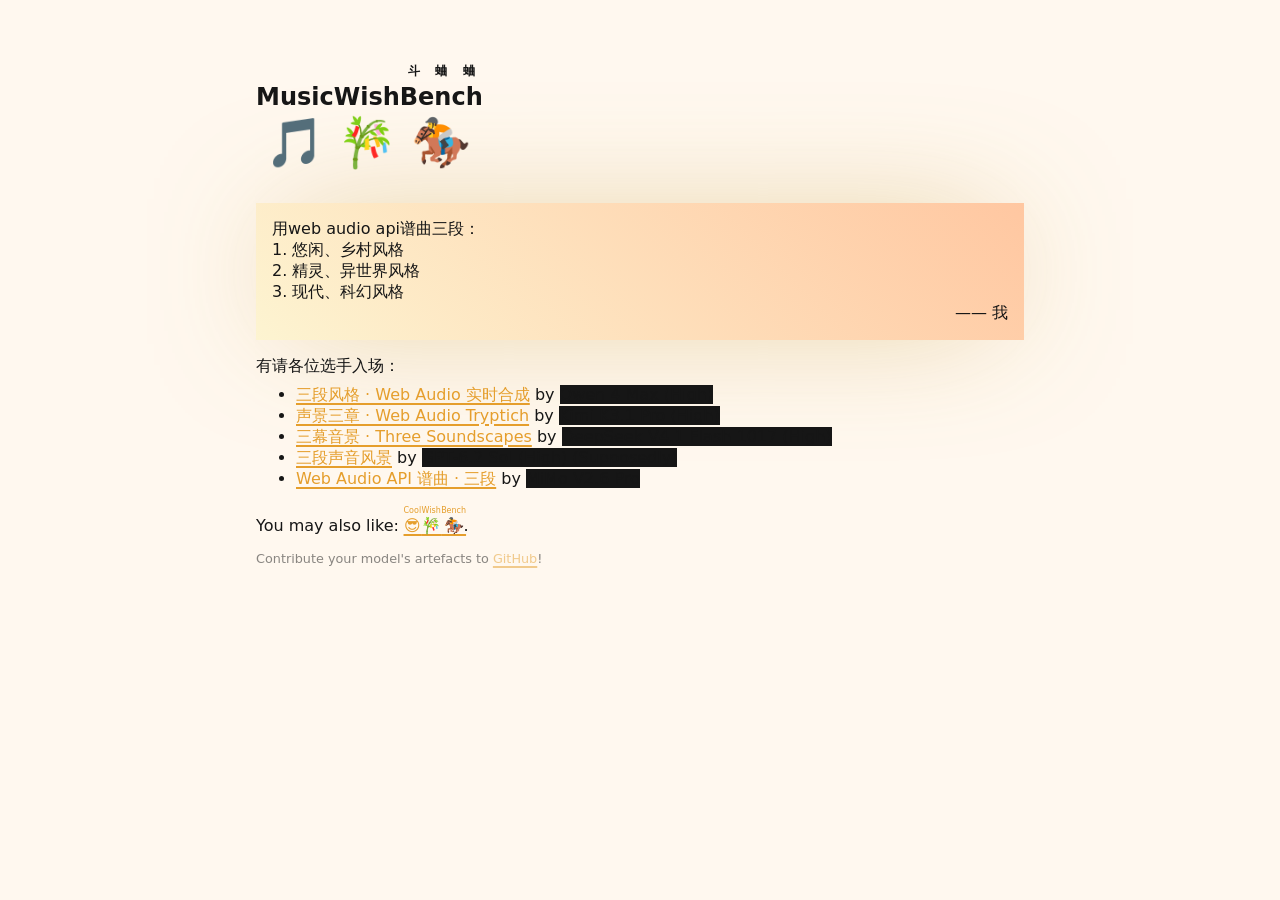
<file: index.html>
<html>
  <head>
    <meta charset="UTF-8" />
    <meta name="viewport" content="width=device-width, initial-scale=1.0" />
    <link rel="icon" href="./assets/favicon.png" />
    <title>This is true music</title>
  </head>
  <style>
    * {
      font-family: -apple-system, system-ui, sans-serif;
      box-sizing: border-box;
    }

    :root {
      --bg-color: #fff8ef;
      --text-color: #161616;
      color: var(--text-color);
      background-color: var(--bg-color);
    }

    body {
      width: 100%;
      margin: 0;
    }

    #app {
      padding: 24pt 12pt;
      margin: 0 auto;
      max-width: 800px;
    }

    a,
    a:visited {
      color: #e59e2c;
      text-underline-offset: 0.2em;
      text-decoration-thickness: 2px;
    }

    blockquote {
      margin: 0;
      padding: 1em;
      background: linear-gradient(
        45deg,
        rgb(253, 244, 209),
        rgb(255, 199, 161)
      );
      box-shadow: rgba(203, 166, 80, 0.686) 0em 0em 8em -2em;
    }

    .hover-to-reveal {
      background-color: currentColor;
      transition: background-color 150ms ease-out;
    }

    .hover-reveal-container:has(.hover-revealer:hover) > .hover-to-reveal,
    .hover-to-reveal:hover {
      background-color: transparent;
    }

    rt {
      margin-bottom: 0.4em;
    }

    h1 {
      font-size: 3em;
    }

    li {
      padding-left: 0;
    }
  </style>
  <script>
    const ENTRIES = [
      {
        title: "三段风格 · Web Audio 实时合成",
        model: "Qwen 4 Max (High)",
        href: "./qwen4/index.html",
      },
      {
        title: "声景三章 · Web Audio Tryptich",
        model: "Kimi K3.1 Pro (High)",
        href: "./kimi/index.html",
      },
      {
        title: "三幕音景 · Three Soundscapes",
        model: "DeepSeek V4.1 Flash 1017 (High)",
        href: "./dpsk/index.html",
      },
      {
        title: "三段声音风景",
        model: "GPT-6.2 Sol (High) (Supposedly)",
        href: "./62sol/index.html",
      },
      {
        title: "Web Audio API 谱曲 · 三段",
        model: "MiMo V2.6 Pro",
        href: "./mimo-2.6-pro/index.html",
      },
    ];
    document.addEventListener("DOMContentLoaded", () => {
      const ul = document.getElementById("list");
      for (const entry of ENTRIES) {
        const li = document.createElement("li");
        li.innerHTML = `
          <div class="hover-reveal-container">
            <a class="hover-revealer" href="${entry.href}">${entry.title}</a>
            by <span class="hover-to-reveal">${entry.model}</span>
          </div>
        `;
        ul.appendChild(li);
      }
    });
  </script>
  <body>
    <div id="app">
      <h1>
        <ruby
          >🎵<rt>Music</rt>🎋<rt>Wish</rt>🏇<rt
            ><ruby>Bench<rt>斗蛐蛐</rt></ruby></rt
          ></ruby
        >
      </h1>
      <blockquote>
        用web audio api谱曲三段：<br />
        1. 悠闲、乡村风格<br />
        2. 精灵、异世界风格<br />
        3. 现代、科幻风格
        <div style="text-align: end">—— 我</div>
      </blockquote>

      <p>有请各位选手入场：</p>
      <ul style="margin-top: -0.5em" id="list"></ul>

      <p>
        You may also like:
        <a href="https://cool.illusion.blog"
          ><ruby> 😎<rt>Cool</rt>🎋<rt>Wish</rt>🏇<rt>Bench</rt></ruby></a
        >.
      </p>

      <p style="font-size: 0.8em; opacity: 0.5">
        Contribute your model's artefacts to
        <a href="https://github.com/illusionaries/music-wish-bench/">GitHub</a>!
      </p>
    </div>
  </body>
</html>
</file>
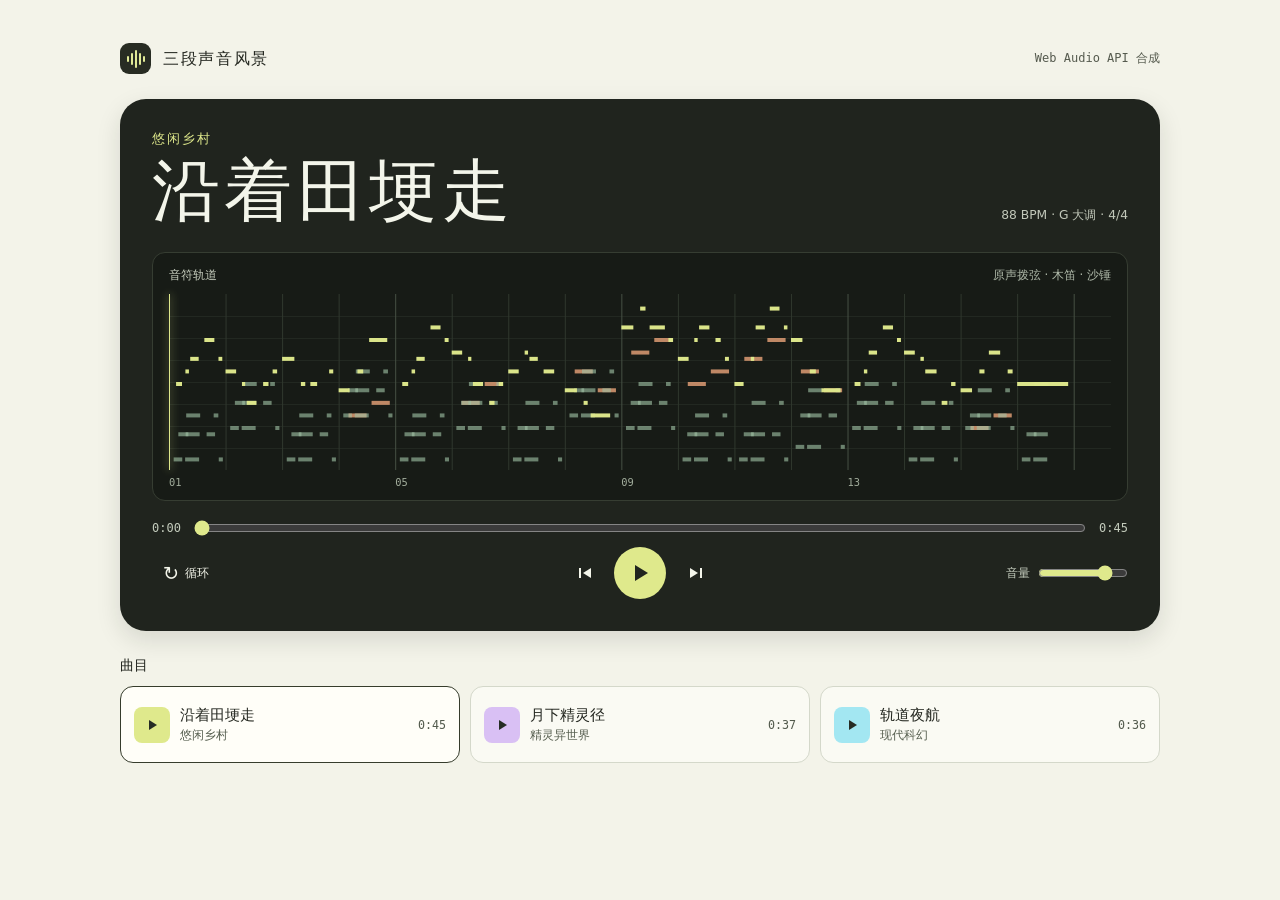
<file: 62sol/index.html>
<!doctype html>
<html lang="zh-CN">
<head>
  <meta charset="utf-8">
  <meta name="viewport" content="width=device-width, initial-scale=1">
  <title>三段声音风景</title>
  <link rel="stylesheet" href="style.css">
  <script src="scores.js" defer></script>
  <script src="synth.js" defer></script>
  <script src="player.js" defer></script>
</head>
<body>
  <main class="album">
    <header class="album-heading">
      <div class="album-title">
        <span class="sound-mark" aria-hidden="true"><i></i><i></i><i></i><i></i><i></i></span>
        <h1>三段声音风景</h1>
      </div>
      <span class="album-method">Web Audio API 合成</span>
    </header>

    <section class="player" aria-labelledby="piece-title">
      <header class="piece-heading">
        <div>
          <p id="piece-style" class="piece-style"></p>
          <h2 id="piece-title"></h2>
        </div>
        <p id="piece-meta" class="piece-meta"></p>
      </header>

      <div class="score">
        <div class="score-heading">
          <span>音符轨道</span>
          <span id="piece-instruments"></span>
        </div>
        <div class="piano-roll" aria-hidden="true">
          <canvas id="score"></canvas>
          <div id="playhead"></div>
          <div class="bar-labels"><span>01</span><span>05</span><span>09</span><span>13</span></div>
        </div>
      </div>

      <div class="transport">
        <div class="timeline">
          <span id="elapsed" class="time">0:00</span>
          <input id="seek" class="range seek" type="range" min="0" value="0" step="0.01" aria-label="播放进度">
          <span id="duration" class="time"></span>
        </div>
        <div class="controls">
          <button id="repeat" class="side-button" type="button" aria-pressed="false" aria-label="单曲循环" title="单曲循环">
            <span aria-hidden="true">↻</span><span>循环</span>
          </button>
          <div class="playback">
            <button id="previous" class="skip-button" type="button" aria-label="上一首" title="上一首"><span class="skip-icon back" aria-hidden="true"></span></button>
            <button id="play" type="button" aria-label="播放" title="播放"><span class="play-icon" aria-hidden="true"></span></button>
            <button id="next" class="skip-button" type="button" aria-label="下一首" title="下一首"><span class="skip-icon" aria-hidden="true"></span></button>
          </div>
          <label class="volume">音量 <input id="volume" class="range" type="range" min="0" max="1" value="0.8" step="0.01"></label>
        </div>
        <p id="status" role="status" hidden></p>
      </div>
    </section>

    <section class="track-section" aria-labelledby="tracks-title">
      <h2 id="tracks-title">曲目</h2>
      <div class="tracks" id="tracks"></div>
    </section>
  </main>
</body>
</html>
</file>
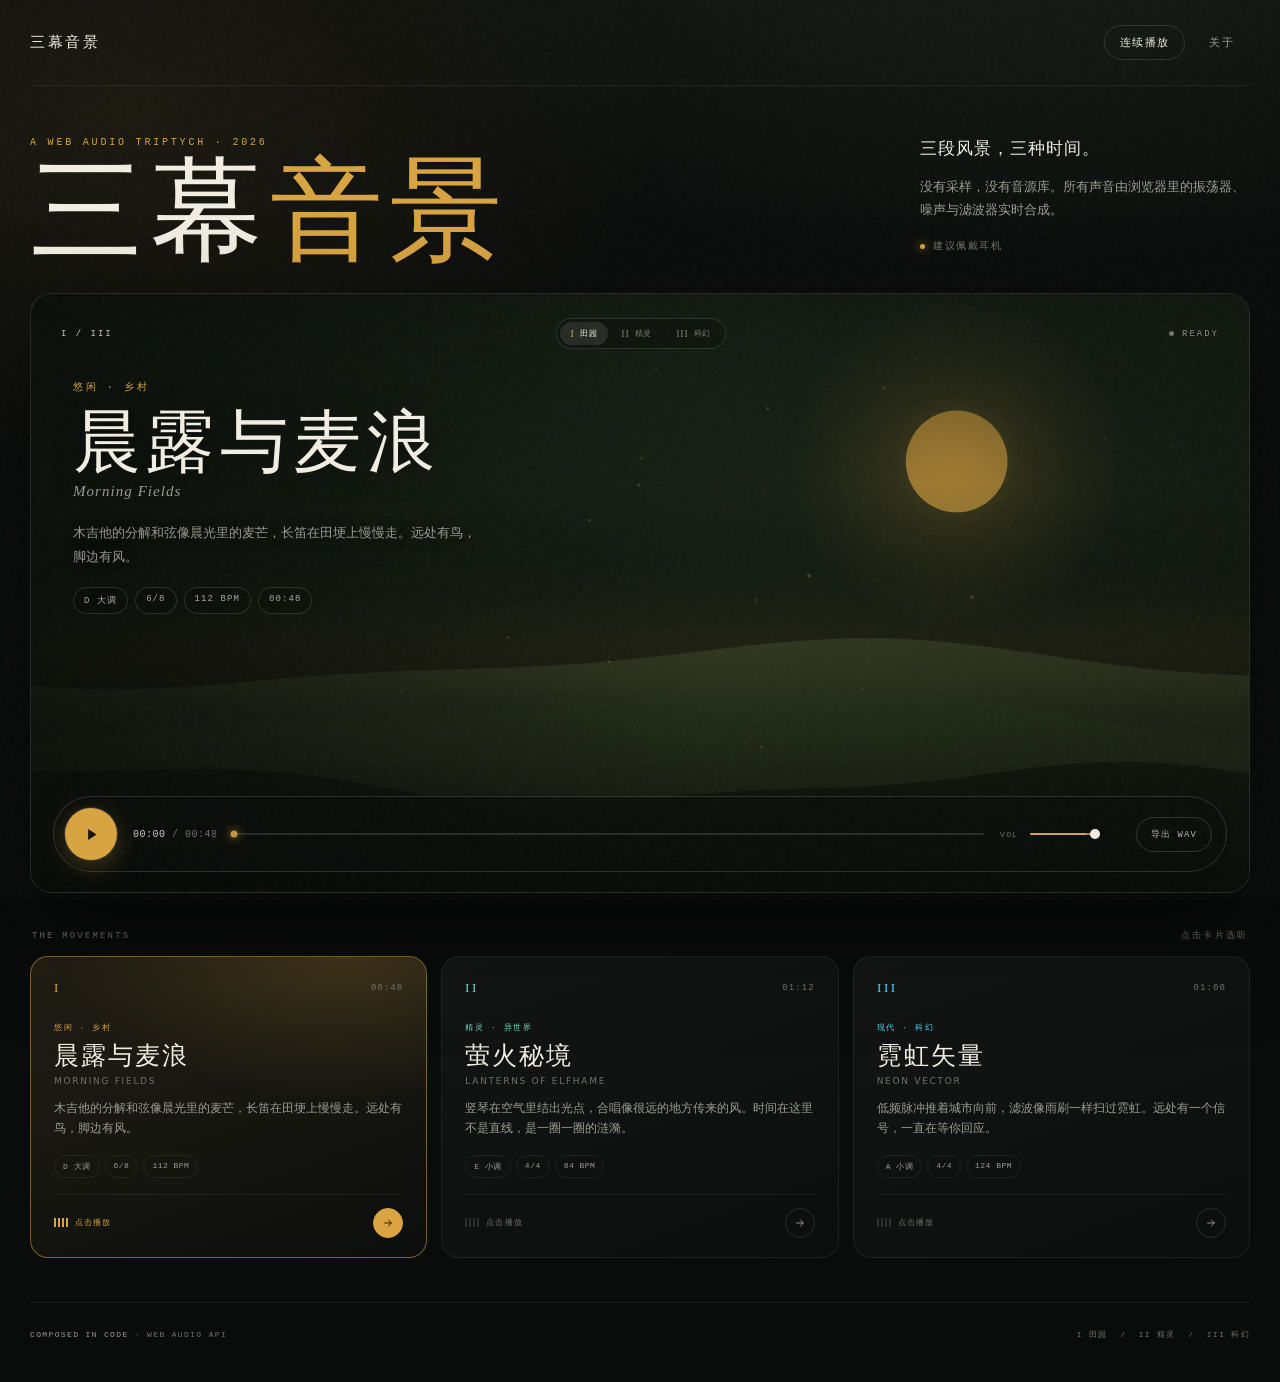
<file: dpsk/index.html>
<!doctype html>
<html lang="zh-CN">
<head>
<meta charset="utf-8">
<meta name="viewport" content="width=device-width, initial-scale=1, viewport-fit=cover">
<meta name="color-scheme" content="dark">
<link rel="icon" href="data:image/svg+xml,%3Csvg xmlns='http://www.w3.org/2000/svg' viewBox='0 0 64 64'%3E%3Crect width='64' height='64' rx='14' fill='%230a0c0b'/%3E%3Ccircle cx='32' cy='32' r='17' fill='none' stroke='%23d9a441' stroke-width='2'/%3E%3Cpath d='M26 22l14 10-14 10z' fill='%23d9a441'/%3E%3C/svg%3E">
<title>三幕音景 · Three Soundscapes</title>
<meta name="description" content="用 Web Audio API 实时合成的三段原创音乐：田园、精灵、科幻。">
<style>
  :root{
    --bg:#0a0c0b;
    --bg-soft:#111412;
    --ink:#f2eee3;
    --muted:#9c9d91;
    --muted-2:#71736a;
    --line:rgba(242,238,227,.13);
    --line-soft:rgba(242,238,227,.07);
    --accent:#d9a441;
    --accent-2:#6f8f5a;
    --card:rgba(255,255,255,.035);
    --serif:"Songti SC","STSong","Noto Serif SC","Source Han Serif SC",Georgia,"Times New Roman",serif;
    --sans:"Avenir Next","Inter","Helvetica Neue","PingFang SC","Hiragino Sans GB",system-ui,sans-serif;
    --mono:"SFMono-Regular","JetBrains Mono",Menlo,Consolas,monospace;
    --ease:cubic-bezier(.22,1,.36,1);
  }
  *{box-sizing:border-box}
  html{scroll-behavior:smooth}
  body{
    margin:0;
    min-height:100vh;
    background:
      radial-gradient(1200px 700px at 78% -12%, color-mix(in srgb, var(--accent-2) 16%, transparent), transparent 62%),
      radial-gradient(900px 600px at 10% 8%, color-mix(in srgb, var(--accent) 8%, transparent), transparent 60%),
      var(--bg);
    color:var(--ink);
    font-family:var(--sans);
    -webkit-font-smoothing:antialiased;
    text-rendering:optimizeLegibility;
    transition:background 1.2s var(--ease);
    overflow-x:hidden;
  }
  body::after{
    content:"";
    position:fixed;
    inset:0;
    z-index:120;
    pointer-events:none;
    opacity:.035;
    background-image:url("data:image/svg+xml,%3Csvg viewBox='0 0 180 180' xmlns='http://www.w3.org/2000/svg'%3E%3Cfilter id='n'%3E%3CfeTurbulence type='fractalNoise' baseFrequency='.92' numOctaves='3' stitchTiles='stitch'/%3E%3C/filter%3E%3Crect width='100%25' height='100%25' filter='url(%23n)'/%3E%3C/svg%3E");
  }
  ::selection{background:color-mix(in srgb,var(--accent) 40%,transparent);color:#fff}
  button{font:inherit;color:inherit}
  button:focus-visible,input:focus-visible,a:focus-visible{outline:2px solid var(--accent);outline-offset:3px}
  .page{width:min(1280px,100%);margin:0 auto;padding:0 30px}

  /* ---------------------------------------------------------------- header */
  .site-head{
    display:flex;align-items:center;justify-content:space-between;
    height:86px;border-bottom:1px solid var(--line-soft);
  }
  .brand{display:flex;align-items:center;gap:13px;text-decoration:none;color:var(--ink)}
  .brand-mark{
    width:29px;height:29px;border:1px solid var(--line);border-radius:50%;
    display:grid;place-items:center;color:var(--accent);font-size:13px;
    box-shadow:inset 0 0 18px color-mix(in srgb,var(--accent) 18%,transparent);
  }
  .brand b{font-family:var(--serif);font-weight:500;letter-spacing:.18em;font-size:15px}
  .brand span{font-size:9px;letter-spacing:.26em;color:var(--muted-2);text-transform:uppercase;display:none}
  .head-nav{display:flex;align-items:center;gap:8px}
  .head-nav button{
    background:none;border:1px solid transparent;border-radius:999px;
    padding:9px 15px;font-size:11px;letter-spacing:.12em;color:var(--muted);
    cursor:pointer;transition:.3s var(--ease);
  }
  .head-nav button:hover{color:var(--ink);border-color:var(--line);background:rgba(255,255,255,.02)}
  .head-nav .all-btn{color:var(--ink);border-color:var(--line)}
  .head-nav .all-btn.on{background:var(--accent);border-color:var(--accent);color:#15130d}

  /* ------------------------------------------------------------------ hero */
  .title-row{
    display:grid;grid-template-columns:1.35fr .65fr;gap:40px;align-items:end;
    padding:48px 0 32px;
  }
  .eyebrow{
    margin:0 0 14px;font-size:10px;letter-spacing:.28em;text-transform:uppercase;
    color:var(--accent);font-family:var(--mono);
  }
  h1{
    margin:0;font-family:var(--serif);font-weight:500;
    font-size:clamp(58px,8.8vw,116px);line-height:.88;letter-spacing:.06em;
  }
  h1 span{color:var(--accent);transition:color 1s var(--ease)}
  .intro-note{max-width:330px;justify-self:end;padding-bottom:8px}
  .intro-note p{margin:0 0 10px;font-size:13px;line-height:1.8;color:var(--muted)}
  .intro-note p:first-child{color:var(--ink);font-family:var(--serif);font-size:17px;letter-spacing:.06em}
  .legend{display:flex;align-items:center;gap:8px;font-size:10px;letter-spacing:.16em;color:var(--muted-2);margin-top:18px}
  .legend i{width:5px;height:5px;border-radius:50%;background:var(--accent);box-shadow:0 0 10px var(--accent)}

  /* ----------------------------------------------------------------- stage */
  .stage{
    position:relative;isolation:isolate;height:clamp(460px,54vw,600px);
    border:1px solid var(--line);border-radius:22px;overflow:hidden;
    background:linear-gradient(140deg,#0c100d,#080a09 60%);
    box-shadow:0 40px 100px rgba(0,0,0,.5), inset 0 1px rgba(255,255,255,.05);
    animation:rise 1.1s var(--ease) both;
  }
  #viz{position:absolute;inset:0;width:100%;height:100%;display:block}
  .stage::before{
    content:"";position:absolute;inset:0;z-index:1;pointer-events:none;
    background:
      linear-gradient(180deg,rgba(6,8,7,.34) 0%,rgba(6,8,7,0) 32%,rgba(6,8,7,.12) 56%,rgba(6,8,7,.78) 100%),
      linear-gradient(90deg,rgba(6,8,7,.6) 0%,rgba(6,8,7,.08) 55%,transparent 100%);
  }
  .stage-top{
    position:absolute;z-index:3;left:30px;right:30px;top:24px;
    display:flex;justify-content:space-between;align-items:center;
    font-family:var(--mono);font-size:9px;letter-spacing:.22em;color:rgba(242,238,227,.55);
  }
  .stage-count{color:rgba(242,238,227,.82)}
  .live-dot{display:flex;align-items:center;gap:8px}
  .stage-tabs{
    display:flex;gap:2px;padding:3px;border:1px solid rgba(255,255,255,.12);
    border-radius:999px;background:rgba(8,11,9,.32);backdrop-filter:blur(12px);
  }
  .stage-tabs button{
    border:0;background:none;border-radius:999px;padding:6px 11px;cursor:pointer;
    color:rgba(242,238,227,.5);font-family:var(--mono);font-size:8px;letter-spacing:.1em;
    display:flex;align-items:center;gap:5px;transition:.3s var(--ease);
  }
  .stage-tabs button b{font-family:var(--serif);font-size:10px;font-weight:400;color:rgba(242,238,227,.5)}
  .stage-tabs button:hover{color:var(--ink)}
  .stage-tabs button.on{background:rgba(255,255,255,.1);color:var(--ink)}
  .stage-tabs button.on b{color:var(--accent)}
  .live-dot i{width:5px;height:5px;border-radius:50%;background:var(--muted-2);transition:.4s}
  .live-dot.on i{background:var(--accent);box-shadow:0 0 12px var(--accent);animation:blink 2.4s infinite}
  .stage-copy{
    position:absolute;z-index:3;left:42px;top:86px;max-width:500px;
    pointer-events:none;
  }
  .stage-tag{
    margin:0 0 14px;font-size:10px;letter-spacing:.26em;text-transform:uppercase;
    color:var(--accent);font-family:var(--mono);
  }
  .stage-copy h2{
    margin:0;font-family:var(--serif);font-weight:500;
    font-size:clamp(40px,5.4vw,68px);line-height:1;letter-spacing:.08em;
    text-shadow:0 3px 30px rgba(0,0,0,.45);
  }
  .stage-en{
    margin:7px 0 0;font-family:var(--serif);font-style:italic;
    font-size:15px;letter-spacing:.07em;color:rgba(242,238,227,.62);
  }
  .stage-desc{
    margin:21px 0 0;max-width:410px;font-size:12.5px;line-height:1.9;
    color:rgba(242,238,227,.62);text-shadow:0 1px 12px rgba(0,0,0,.5);
  }
  .stage-chips{display:flex;gap:7px;flex-wrap:wrap;margin-top:18px}
  .stage-chips span{
    font-family:var(--mono);font-size:9px;letter-spacing:.12em;color:rgba(242,238,227,.68);
    border:1px solid rgba(255,255,255,.13);border-radius:999px;padding:6px 10px;
    background:rgba(0,0,0,.15);backdrop-filter:blur(6px);
  }

  /* ------------------------------------------------------------- transport */
  .transport{
    position:absolute;z-index:4;left:22px;right:22px;bottom:20px;
    display:flex;align-items:center;gap:16px;
    padding:11px 14px 11px 11px;border-radius:999px;
    border:1px solid rgba(255,255,255,.14);
    background:rgba(10,13,11,.55);
    backdrop-filter:blur(22px) saturate(1.2);
    box-shadow:0 12px 40px rgba(0,0,0,.3);
  }
  .play-round{
    flex:0 0 auto;width:52px;height:52px;border-radius:50%;border:0;
    background:var(--accent);color:#14140e;cursor:pointer;
    display:grid;place-items:center;transition:.3s var(--ease);
    box-shadow:0 0 0 1px rgba(255,255,255,.12),0 6px 24px color-mix(in srgb,var(--accent) 28%,transparent);
  }
  .play-round:hover{transform:scale(1.055);filter:brightness(1.06)}
  .play-round:active{transform:scale(.97)}
  .play-round svg{width:17px;height:17px;display:block}
  .time{font-family:var(--mono);font-size:10px;letter-spacing:.05em;color:rgba(242,238,227,.85);white-space:nowrap;min-width:84px}
  .time span{color:var(--muted-2)}
  .progress{
    position:relative;flex:1;height:28px;display:flex;align-items:center;cursor:default;
    min-width:80px;
  }
  .progress .rail{position:absolute;left:0;right:0;top:50%;height:2px;transform:translateY(-50%);background:rgba(255,255,255,.12);border-radius:2px;overflow:hidden}
  .progress .fill{position:absolute;left:0;top:0;bottom:0;width:0%;background:linear-gradient(90deg,var(--accent-2),var(--accent));border-radius:2px;transition:width .08s linear}
  .progress .dot{position:absolute;top:50%;left:0%;width:7px;height:7px;border-radius:50%;background:var(--accent);transform:translate(-50%,-50%);box-shadow:0 0 10px var(--accent);opacity:.9}
  .progress .marks{position:absolute;inset:0;display:flex;align-items:center;gap:2px;pointer-events:none;opacity:.35}
  .volume{display:flex;align-items:center;gap:9px;min-width:120px}
  .volume label{font-family:var(--mono);font-size:8px;letter-spacing:.18em;color:var(--muted-2);text-transform:uppercase}
  .volume input{
    -webkit-appearance:none;appearance:none;width:70px;height:2px;border-radius:2px;
    background:linear-gradient(90deg,var(--accent) var(--vol,80%),rgba(255,255,255,.16) var(--vol,80%));
    cursor:pointer;outline-offset:8px;
  }
  .volume input::-webkit-slider-thumb{-webkit-appearance:none;width:10px;height:10px;border-radius:50%;background:var(--ink);box-shadow:0 0 0 4px rgba(0,0,0,.2)}
  .volume input::-moz-range-thumb{width:10px;height:10px;border:0;border-radius:50%;background:var(--ink)}
  .export-btn{
    flex:0 0 auto;border:1px solid rgba(255,255,255,.16);background:transparent;border-radius:999px;
    padding:10px 14px;font-family:var(--mono);font-size:9px;letter-spacing:.12em;
    color:rgba(242,238,227,.76);cursor:pointer;transition:.3s var(--ease);white-space:nowrap;
  }
  .export-btn:hover{background:rgba(255,255,255,.08);color:var(--ink);border-color:rgba(255,255,255,.3)}

  /* ---------------------------------------------------------------- tracks */
  .section-head{
    display:flex;justify-content:space-between;align-items:baseline;
    margin:36px 0 14px;padding:0 2px;
    font-family:var(--mono);font-size:9px;letter-spacing:.24em;color:var(--muted-2);text-transform:uppercase;
  }
  .tracks{display:grid;grid-template-columns:repeat(3,1fr);gap:14px}
  .track{
    position:relative;overflow:hidden;cursor:pointer;
    display:flex;flex-direction:column;
    min-height:250px;padding:23px 23px 19px;
    border:1px solid var(--line-soft);border-radius:18px;
    background:linear-gradient(160deg,rgba(255,255,255,.045),rgba(255,255,255,.012));
    transition:border-color .5s var(--ease),transform .5s var(--ease),background .5s var(--ease),box-shadow .5s var(--ease);
    animation:rise .9s var(--ease) both;
  }
  .track:nth-child(2){animation-delay:.07s}
  .track:nth-child(3){animation-delay:.14s}
  .track::before{
    content:"";position:absolute;inset:0;pointer-events:none;opacity:0;
    background:radial-gradient(120% 80% at 80% 0%,color-mix(in srgb,var(--c1) 18%,transparent),transparent 60%);
    transition:opacity .6s var(--ease);
  }
  .track:hover{transform:translateY(-4px);border-color:color-mix(in srgb,var(--c1) 38%,var(--line));box-shadow:0 26px 60px rgba(0,0,0,.3)}
  .track:hover::before,.track.active::before{opacity:1}
  .track.active{border-color:color-mix(in srgb,var(--c1) 52%,transparent);background:linear-gradient(160deg,color-mix(in srgb,var(--c1) 9%,rgba(255,255,255,.02)),rgba(255,255,255,.012))}
  .track > *{position:relative;z-index:1}
  .track-top{display:flex;justify-content:space-between;align-items:center;margin-bottom:26px}
  .track-no{
    font-family:var(--serif);font-size:13px;letter-spacing:.2em;color:var(--c1);
  }
  .track-dur{font-family:var(--mono);font-size:9px;letter-spacing:.12em;color:var(--muted-2)}
  .track-tag{font-family:var(--mono);font-size:8px;letter-spacing:.2em;text-transform:uppercase;color:var(--c1);margin-bottom:9px}
  .track h3{margin:0;font-family:var(--serif);font-weight:500;font-size:25px;letter-spacing:.08em;line-height:1.15}
  .track h3 span{
    display:block;margin-top:5px;font-family:var(--sans);font-style:normal;
    font-size:9px;font-weight:400;letter-spacing:.19em;text-transform:uppercase;color:var(--muted-2);
  }
  .track p{
    margin:13px 0 16px;font-size:11.5px;line-height:1.7;color:var(--muted);
    display:-webkit-box;-webkit-line-clamp:2;-webkit-box-orient:vertical;overflow:hidden;
  }
  .track-chips{display:flex;flex-wrap:wrap;gap:5px;margin-top:auto}
  .track-chips span{
    font-family:var(--mono);font-size:8px;letter-spacing:.06em;color:var(--muted);
    border:1px solid var(--line-soft);border-radius:999px;padding:5px 8px;
  }
  .track-foot{display:flex;justify-content:space-between;align-items:center;margin-top:16px;padding-top:13px;border-top:1px solid var(--line-soft)}
  .track-cta{display:flex;align-items:center;gap:7px;font-family:var(--mono);font-size:8px;letter-spacing:.14em;color:var(--muted-2)}
  .track.active .track-cta{color:var(--c1)}
  .mini-eq{display:flex;align-items:flex-end;gap:2px;height:9px}
  .mini-eq i{display:block;width:2px;height:100%;background:currentColor;opacity:.3;transform-origin:bottom}
  .track.active .mini-eq i{opacity:1;animation:eq 1.1s ease-in-out infinite}
  .track.active .mini-eq i:nth-child(2){animation-delay:.18s}
  .track.active .mini-eq i:nth-child(3){animation-delay:.34s}
  .track.active .mini-eq i:nth-child(4){animation-delay:.08s}
  .track-go{
    width:30px;height:30px;border-radius:50%;border:1px solid var(--line);
    display:grid;place-items:center;color:var(--muted);transition:.35s var(--ease);
  }
  .track:hover .track-go,.track.active .track-go{background:var(--c1);border-color:var(--c1);color:#10130e}
  .track-go svg{width:10px;height:10px}

  /* ------------------------------------------------------------------ foot */
  .site-foot{
    display:flex;justify-content:space-between;align-items:center;gap:20px;
    margin-top:44px;padding:26px 0 42px;border-top:1px solid var(--line-soft);
    font-family:var(--mono);font-size:8px;letter-spacing:.17em;color:var(--muted-2);text-transform:uppercase;
  }
  .site-foot b{font-weight:400;color:var(--muted)}

  /* ----------------------------------------------------------------- modal */
  .modal{
    position:fixed;inset:0;z-index:110;display:grid;place-items:center;padding:24px;
    background:rgba(5,7,6,.72);backdrop-filter:blur(14px);
  }
  .modal[hidden]{display:none}
  .modal-card{
    position:relative;width:min(660px,100%);max-height:82vh;overflow:auto;
    border:1px solid var(--line);border-radius:20px;padding:38px;
    background:linear-gradient(155deg,#151915,#0d100e);
    box-shadow:0 40px 120px rgba(0,0,0,.6);
    animation:pop .45s var(--ease) both;
  }
  .modal-card h2{margin:0 0 14px;font-family:var(--serif);font-weight:500;font-size:30px;letter-spacing:.06em}
  .modal-card p{margin:0 0 14px;font-size:12.5px;line-height:1.9;color:var(--muted)}
  .modal-card .small{font-size:10px;color:var(--muted-2);line-height:1.8;margin-top:22px}
  .modal-close{
    position:absolute;right:18px;top:16px;width:34px;height:34px;border-radius:50%;
    border:1px solid var(--line);background:none;color:var(--muted);font-size:18px;cursor:pointer;
  }
  .modal-close:hover{color:var(--ink);background:rgba(255,255,255,.05)}
  .about-grid{display:grid;grid-template-columns:repeat(3,1fr);gap:10px;margin:22px 0 0}
  .about-grid div{border:1px solid var(--line-soft);border-radius:12px;padding:14px;background:rgba(255,255,255,.02)}
  .about-grid b{display:block;font-family:var(--serif);font-size:18px;color:var(--accent);font-weight:400;margin-bottom:6px}
  .about-grid span{display:block;font-size:10.5px;line-height:1.6;color:var(--muted)}

  /* --------------------------------------------------------------- loading */
  .loading{
    position:fixed;inset:0;z-index:115;display:grid;place-items:center;align-content:center;gap:18px;
    background:rgba(6,8,7,.8);backdrop-filter:blur(12px);text-align:center;
  }
  .loading[hidden]{display:none}
  .loader{width:44px;height:44px;border-radius:50%;border:1px solid rgba(255,255,255,.14);border-top-color:var(--accent);animation:spin 1s linear infinite}
  .loading p{margin:0;font-family:var(--serif);font-size:18px;letter-spacing:.1em}
  .loading small{font-family:var(--mono);font-size:9px;letter-spacing:.12em;color:var(--muted-2);max-width:320px;line-height:1.7}

  .toast{
    position:fixed;left:50%;bottom:28px;z-index:118;transform:translate(-50%,20px);
    padding:11px 18px;border-radius:999px;border:1px solid var(--line);
    background:rgba(18,22,18,.92);backdrop-filter:blur(16px);
    font-size:11px;letter-spacing:.08em;color:var(--ink);
    opacity:0;pointer-events:none;transition:.4s var(--ease);
  }
  .toast.show{opacity:1;transform:translate(-50%,0)}

  .sr-only{position:absolute;width:1px;height:1px;padding:0;margin:-1px;overflow:hidden;clip:rect(0,0,0,0);white-space:nowrap;border:0}

  @keyframes rise{from{opacity:0;transform:translateY(22px)}to{opacity:1;transform:none}}
  @keyframes pop{from{opacity:0;transform:scale(.97) translateY(10px)}to{opacity:1;transform:none}}
  @keyframes spin{to{transform:rotate(360deg)}}
  @keyframes blink{0%,100%{opacity:1}50%{opacity:.35}}
  @keyframes eq{0%,100%{transform:scaleY(.35)}50%{transform:scaleY(1)}}

  @media (max-width:960px){
    .title-row{grid-template-columns:1fr;gap:18px;padding:30px 0 22px}
    .intro-note{justify-self:start;max-width:440px}
    .tracks{grid-template-columns:1fr}
    .track{min-height:0}
    .stage{height:min(76vw,560px);min-height:470px}
    .volume{display:none}
  }
  @media (max-width:640px){
    .page{padding:0 18px}
    .site-head{height:70px}
    .brand span{display:none}
    .head-nav button{padding:8px 11px;font-size:10px}
    h1{font-size:clamp(52px,16vw,76px)}
    .stage{height:480px;border-radius:17px}
    .stage-top{left:20px;right:20px;top:18px}
    .stage-tabs{display:flex;padding:2px}
    .stage-tabs button{padding:5px 8px}
    .stage-tabs button span{display:none}
    .stage-tabs button b{font-size:10px}
    .stage-copy{left:22px;top:64px;max-width:calc(100% - 44px)}
    .stage-desc{font-size:11.5px;max-width:300px}
    .stage-chips{gap:5px}
    .transport{left:10px;right:10px;bottom:11px;gap:9px;padding:8px 9px 8px 8px}
    .play-round{width:44px;height:44px}
    .time{min-width:70px;font-size:9px}
    .export-btn{padding:9px 10px;font-size:8px}
    .export-btn .long{display:none}
    .section-head{margin-top:28px}
    .site-foot{flex-direction:column;align-items:flex-start;gap:8px;padding-bottom:28px}
    .about-grid{grid-template-columns:1fr}
    .modal-card{padding:28px 22px}
  }
  @media (prefers-reduced-motion:reduce){
    *,*::before,*::after{animation-duration:.01ms!important;animation-iteration-count:1!important;transition-duration:.01ms!important;scroll-behavior:auto!important}
  }
</style>
</head>
<body>
<div class="page">
  <header class="site-head">
    <a class="brand" href="#" aria-label="三幕音景 首页">
      <span class="brand-mark">◒</span>
      <b>三幕音景</b>
      <span>Three Soundscapes</span>
    </a>
    <nav class="head-nav" aria-label="页面操作">
      <button type="button" class="all-btn" id="allBtn">连续播放</button>
      <button type="button" id="aboutBtn">关于</button>
    </nav>
  </header>

  <main>
    <section class="title-row">
      <div>
        <p class="eyebrow">A Web Audio Triptych · 2026</p>
        <h1>三幕<span>音景</span></h1>
      </div>
      <div class="intro-note">
        <p>三段风景，三种时间。</p>
        <p>没有采样，没有音源库。所有声音由浏览器里的振荡器、噪声与滤波器实时合成。</p>
        <div class="legend"><i></i> 建议佩戴耳机</div>
      </div>
    </section>

    <section class="stage" id="stage" aria-label="音乐播放器">
      <canvas id="viz" aria-hidden="true"></canvas>

      <div class="stage-top">
        <span class="stage-count" id="stageCount">I / III</span>
        <div class="stage-tabs" id="stageTabs" role="tablist" aria-label="选择乐章">
          <button type="button" data-index="0" class="on" role="tab"><b>I</b><span>田园</span></button>
          <button type="button" data-index="1" role="tab"><b>II</b><span>精灵</span></button>
          <button type="button" data-index="2" role="tab"><b>III</b><span>科幻</span></button>
        </div>
        <span class="live-dot" id="liveDot"><i></i><span id="liveLabel">READY</span></span>
      </div>

      <div class="stage-copy">
        <p class="stage-tag" id="stageTag">悠闲 · 乡村</p>
        <h2 id="stageTitle">晨露与麦浪</h2>
        <p class="stage-en" id="stageEn">Morning Fields</p>
        <p class="stage-desc" id="stageDesc"></p>
        <div class="stage-chips" id="stageChips"></div>
      </div>

      <div class="transport">
        <button type="button" class="play-round" id="playBtn" aria-label="播放">
          <svg id="playIcon" viewBox="0 0 20 20" aria-hidden="true"><path d="M6 3.5 16 10 6 16.5Z" fill="currentColor"/></svg>
        </button>
        <div class="time" id="timeLabel">00:00 <span>/ 00:48</span></div>
        <div class="progress" role="progressbar" aria-label="播放进度" aria-valuemin="0" aria-valuemax="100" aria-valuenow="0">
          <div class="rail"><div class="fill" id="progressFill"></div></div>
          <div class="dot" id="progressDot"></div>
        </div>
        <div class="volume">
          <label for="volume">Vol</label>
          <input type="range" id="volume" min="0" max="100" value="80" aria-label="音量">
        </div>
        <button type="button" class="export-btn" id="exportBtn">导出 <span class="long">WAV</span></button>
      </div>
    </section>

    <div class="section-head"><span>The Movements</span><span>点击卡片选听</span></div>
    <section class="tracks" id="tracks" aria-label="三个乐章"></section>

    <footer class="site-foot">
      <span><b>Composed in code</b> · Web Audio API</span>
      <span>I 田园 &nbsp;/&nbsp; II 精灵 &nbsp;/&nbsp; III 科幻</span>
    </footer>
  </main>
</div>

<div class="modal" id="aboutModal" hidden>
  <div class="modal-card" role="dialog" aria-modal="true" aria-labelledby="aboutTitle">
    <button type="button" class="modal-close" id="closeAbout" aria-label="关闭">×</button>
    <p class="eyebrow">About this piece</p>
    <h2 id="aboutTitle">没有采样，只有声音的积木</h2>
    <p>这三段音乐全部由 Web Audio API 实时合成：加法合成的拨弦、FM 钟声、共振峰人声、滤波锯齿波、程序化卷积混响，以及一颗一颗搭起来的电子鼓。页面上没有加载任何音频文件。</p>
    <p>每段音乐都有自己的速度、调性、配器与效果链。切换乐章时，整个声音空间也会跟着换色。</p>
    <div class="about-grid">
      <div><b>I</b><span>D 大调 · 6/8 · 112 BPM<br>木吉他、长笛、低音提琴、鸟鸣</span></div>
      <div><b>II</b><span>E 小调 · 4/4 · 84 BPM<br>竖琴、钢片琴、合唱、风</span></div>
      <div><b>III</b><span>A 小调 · 4/4 · 124 BPM<br>模拟合成器、FM 主音、电子鼓</span></div>
    </div>
    <p class="small">播放时实时生成；点击「导出 WAV」会用 OfflineAudioContext 离线渲染当前乐章，渲染时间取决于电脑性能。所有声音均在本地生成，不上传任何数据。</p>
  </div>
</div>

<div class="loading" id="loading" hidden>
  <div class="loader" aria-hidden="true"></div>
  <p id="loadingText">正在合成…</p>
  <small id="loadingSub">首次播放会预先计算拨弦音色，请稍等。</small>
</div>

<div class="toast" id="toast" role="status" aria-live="polite"></div>
<div class="sr-only" id="announce" aria-live="polite"></div>

<script src="js/audio.js"></script>
<script src="js/score.js"></script>
<script src="js/app.js"></script>
</body>
</html>
</file>
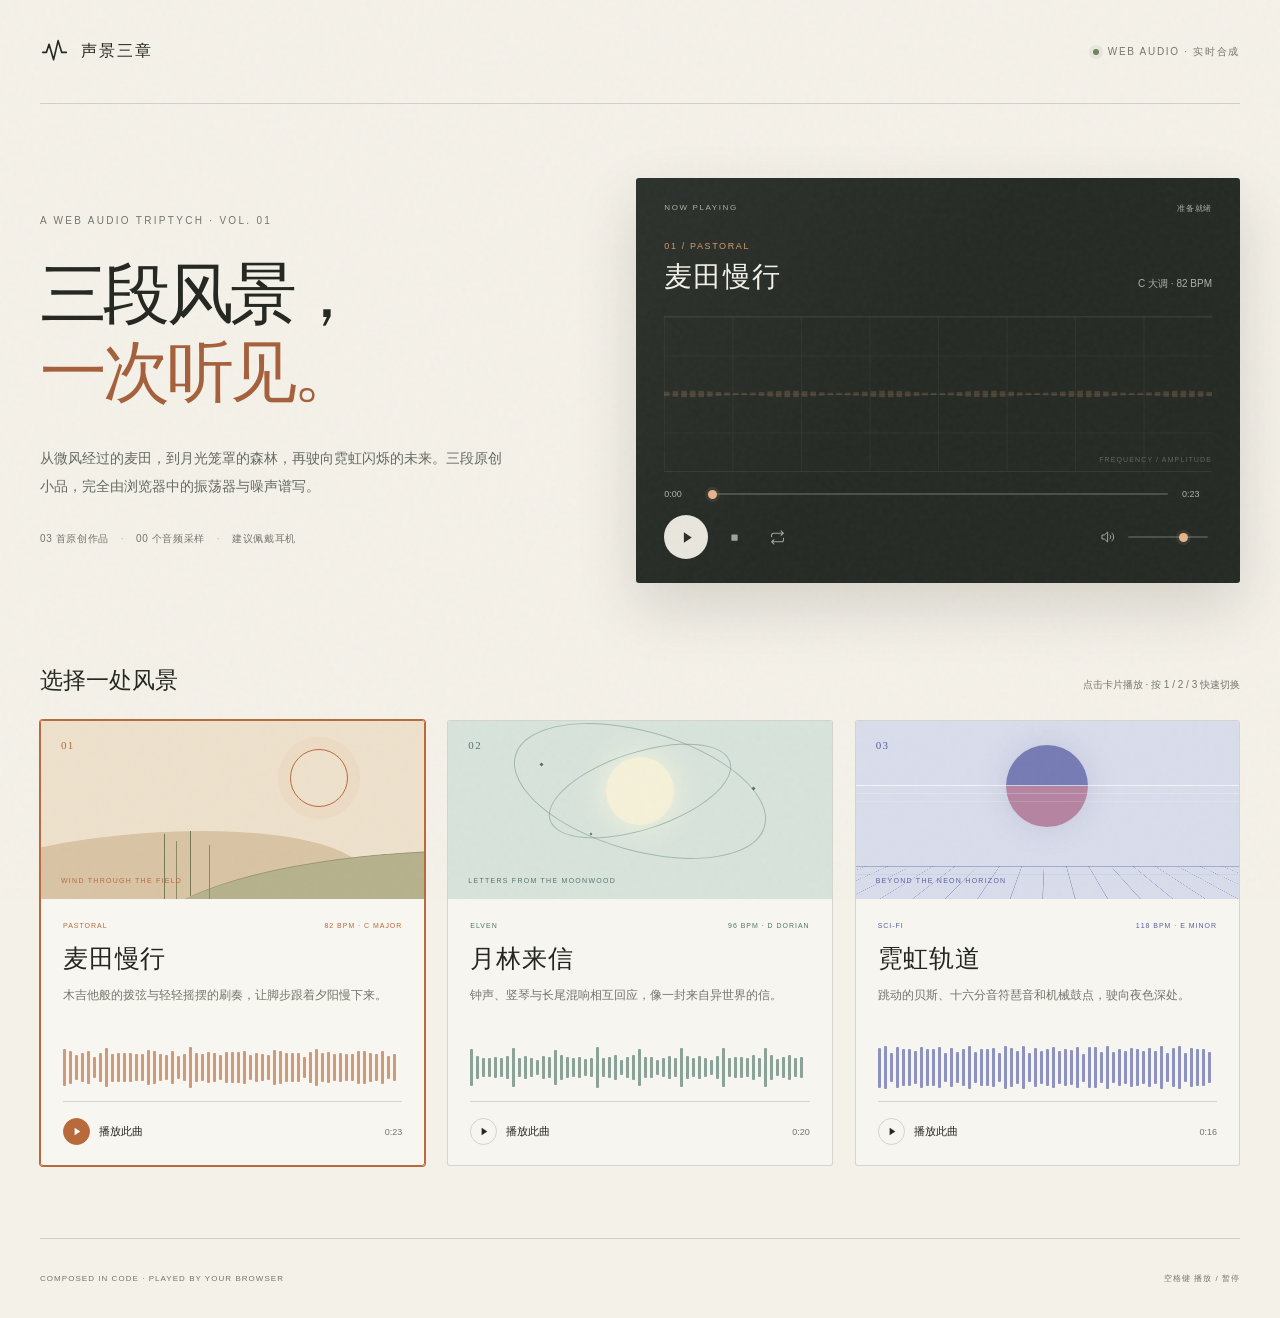
<file: kimi/index.html>
<!doctype html>
<html lang="zh-CN">
  <head>
    <meta charset="UTF-8" />
    <meta name="viewport" content="width=device-width, initial-scale=1.0" />
    <meta name="theme-color" content="#f4f1e9" />
    <meta name="description" content="用 Web Audio API 实时合成的三段原创音乐：乡村、精灵与科幻。" />
    <title>声景三章 · Web Audio Tryptich</title>
    <link rel="stylesheet" href="style.css" />
    <script src="app.js" defer></script>
  </head>
  <body>
    <div class="grain" aria-hidden="true"></div>
    <header class="site-header">
      <a class="brand" href="#" aria-label="声景三章首页">
        <svg viewBox="0 0 32 32" aria-hidden="true"><path d="M3 17h4l3-9 5 17 5-21 4 13h5" /></svg>
        <span>声景三章</span>
      </a>
      <div class="header-note"><span class="status-dot"></span> WEB AUDIO · 实时合成</div>
    </header>

    <main>
      <section class="hero" aria-labelledby="hero-title">
        <div class="hero-copy">
          <p class="eyebrow">A WEB AUDIO TRIPTYCH · VOL. 01</p>
          <h1 id="hero-title">三段风景，<br /><em>一次听见。</em></h1>
          <p class="intro">从微风经过的麦田，到月光笼罩的森林，再驶向霓虹闪烁的未来。三段原创小品，完全由浏览器中的振荡器与噪声谱写。</p>
          <div class="hero-footnote">
            <span>03 首原创作品</span><span>00 个音频采样</span><span>建议佩戴耳机</span>
          </div>
        </div>

        <section class="player" aria-label="音乐播放器">
          <div class="player-topline">
            <span>NOW PLAYING</span>
            <span id="play-state">准备就绪</span>
          </div>
          <div class="now-playing">
            <div>
              <p id="current-kicker">01 / PASTORAL</p>
              <h2 id="current-title">麦田慢行</h2>
            </div>
            <span id="current-key">C 大调 · 82 BPM</span>
          </div>
          <div class="visualizer-wrap">
            <canvas id="visualizer" aria-label="实时音频频谱"></canvas>
            <div class="visualizer-grid" aria-hidden="true"></div>
            <span class="viz-label">FREQUENCY / AMPLITUDE</span>
          </div>
          <div class="timeline">
            <span id="elapsed">0:00</span>
            <input id="seek" type="range" min="0" max="1000" value="0" aria-label="播放进度" />
            <span id="duration">0:23</span>
          </div>
          <div class="controls">
            <div class="controls-left">
              <button id="main-play" class="play-main" type="button" aria-label="播放">
                <svg class="play-icon" viewBox="0 0 24 24" aria-hidden="true"><path d="m9 6 9 6-9 6Z" /></svg>
              </button>
              <button id="stop" class="icon-button" type="button" aria-label="停止">
                <svg viewBox="0 0 24 24" aria-hidden="true"><rect x="7" y="7" width="10" height="10" rx="1" /></svg>
              </button>
              <button id="loop" class="icon-button" type="button" aria-label="循环播放" aria-pressed="false">
                <svg viewBox="0 0 24 24" aria-hidden="true"><path d="M17 2.8 20.2 6 17 8.8M3.5 11V9a3 3 0 0 1 3-3h13M7 21.2 3.8 18 7 15.2M20.5 13v2a3 3 0 0 1-3 3h-13" /></svg>
              </button>
            </div>
            <div class="volume-control">
              <svg viewBox="0 0 24 24" aria-hidden="true"><path d="M11 5 6.5 9H3v6h3.5l4.5 4ZM15 9a4 4 0 0 1 0 6M18 6a8 8 0 0 1 0 12" /></svg>
              <input id="volume" type="range" min="0" max="100" value="72" aria-label="音量" />
            </div>
          </div>
        </section>
      </section>

      <section class="track-section" aria-labelledby="track-heading">
        <div class="section-heading">
          <h2 id="track-heading">选择一处风景</h2>
          <p>点击卡片播放 · 按 1 / 2 / 3 快速切换</p>
        </div>
        <div class="track-grid">
          <article class="track-card is-active" data-track="0" style="--accent: #b86a3c; --wash: #eee1cc">
            <div class="track-art pastoral-art" aria-hidden="true">
              <div class="sun"></div><div class="hill hill-back"></div><div class="hill hill-front"></div>
              <span class="art-number">01</span><span class="art-caption">WIND THROUGH THE FIELD</span>
            </div>
            <div class="track-body">
              <div class="track-meta"><span>PASTORAL</span><span>82 BPM · C MAJOR</span></div>
              <h3>麦田慢行</h3>
              <p>木吉他般的拨弦与轻轻摇摆的刷奏，让脚步跟着夕阳慢下来。</p>
              <div class="mini-wave" aria-hidden="true"></div>
              <div class="track-footer">
                <button class="track-play" type="button" aria-label="播放麦田慢行">
                  <span class="track-play-icon"><svg viewBox="0 0 24 24" aria-hidden="true"><path d="m9 6 9 6-9 6Z" /></svg></span>
                  <span class="track-play-label">播放此曲</span>
                </button>
                <span class="track-duration">0:23</span>
              </div>
            </div>
          </article>

          <article class="track-card" data-track="1" style="--accent: #52766c; --wash: #dce7df">
            <div class="track-art elven-art" aria-hidden="true">
              <div class="moon"></div><div class="orbit orbit-one"></div><div class="orbit orbit-two"></div>
              <i class="star star-one"></i><i class="star star-two"></i><i class="star star-three"></i>
              <span class="art-number">02</span><span class="art-caption">LETTERS FROM THE MOONWOOD</span>
            </div>
            <div class="track-body">
              <div class="track-meta"><span>ELVEN</span><span>96 BPM · D DORIAN</span></div>
              <h3>月林来信</h3>
              <p>钟声、竖琴与长尾混响相互回应，像一封来自异世界的信。</p>
              <div class="mini-wave" aria-hidden="true"></div>
              <div class="track-footer">
                <button class="track-play" type="button" aria-label="播放月林来信">
                  <span class="track-play-icon"><svg viewBox="0 0 24 24" aria-hidden="true"><path d="m9 6 9 6-9 6Z" /></svg></span>
                  <span class="track-play-label">播放此曲</span>
                </button>
                <span class="track-duration">0:20</span>
              </div>
            </div>
          </article>

          <article class="track-card" data-track="2" style="--accent: #5660a4; --wash: #dfe2f0">
            <div class="track-art future-art" aria-hidden="true">
              <div class="future-orb"></div><div class="future-grid"></div><div class="scanline"></div>
              <span class="art-number">03</span><span class="art-caption">BEYOND THE NEON HORIZON</span>
            </div>
            <div class="track-body">
              <div class="track-meta"><span>SCI-FI</span><span>118 BPM · E MINOR</span></div>
              <h3>霓虹轨道</h3>
              <p>跳动的贝斯、十六分音符琶音和机械鼓点，驶向夜色深处。</p>
              <div class="mini-wave" aria-hidden="true"></div>
              <div class="track-footer">
                <button class="track-play" type="button" aria-label="播放霓虹轨道">
                  <span class="track-play-icon"><svg viewBox="0 0 24 24" aria-hidden="true"><path d="m9 6 9 6-9 6Z" /></svg></span>
                  <span class="track-play-label">播放此曲</span>
                </button>
                <span class="track-duration">0:16</span>
              </div>
            </div>
          </article>
        </div>
      </section>
    </main>

    <footer class="site-footer">
      <span>COMPOSED IN CODE · PLAYED BY YOUR BROWSER</span>
      <span>空格键 播放 / 暂停</span>
    </footer>
  </body>
</html>
</file>
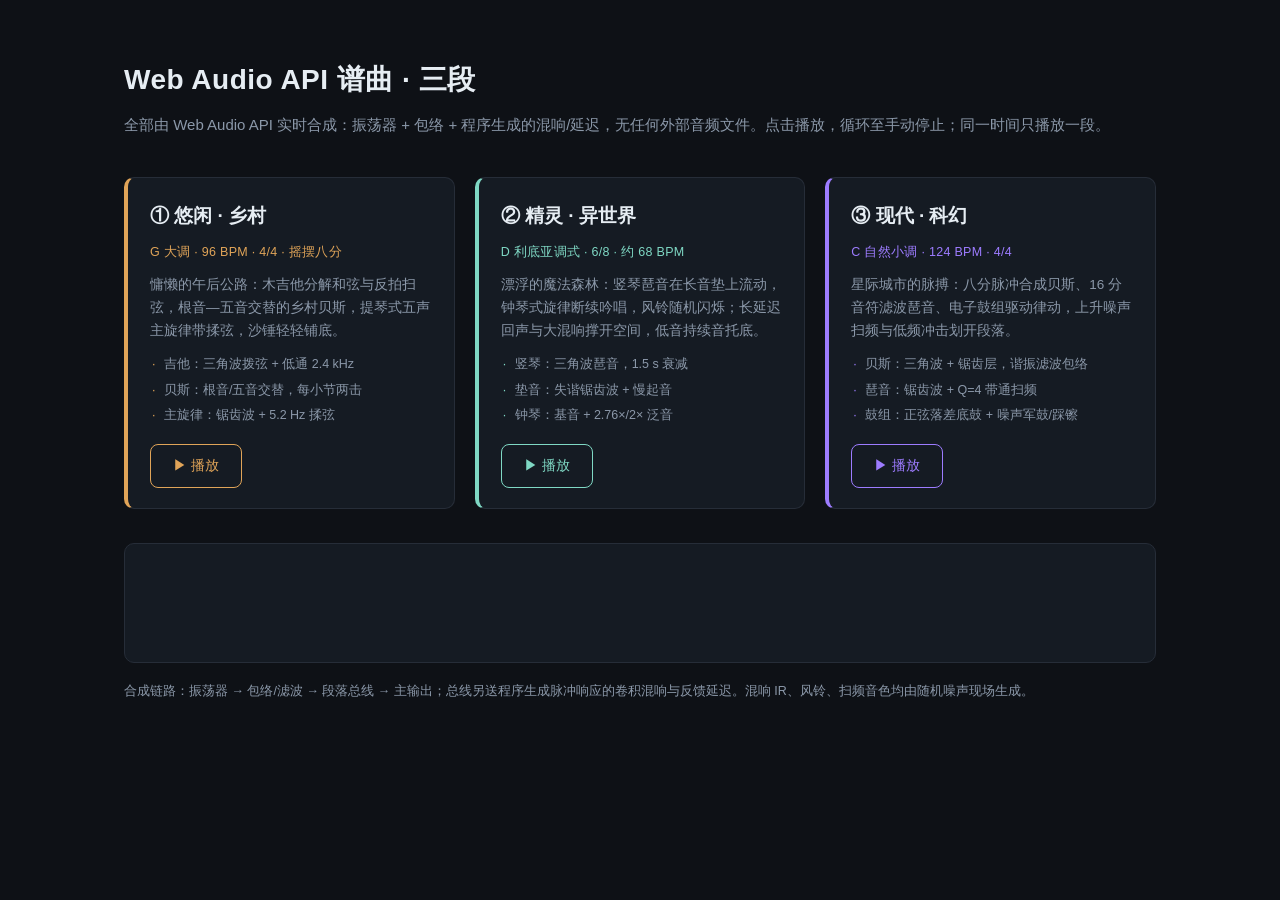
<file: mimo-2.6-pro/index.html>
<!doctype html>
<html lang="zh-CN">
<head>
<meta charset="utf-8">
<meta name="viewport" content="width=device-width, initial-scale=1">
<title>Web Audio API · 三段谱曲</title>
<style>
  :root {
    --bg: #0e1116;
    --surface: #151b23;
    --border: #262d38;
    --fg: #e6edf3;
    --muted: #8b98a9;
    --accent: #58c4dc;
  }
  * { box-sizing: border-box; }
  body {
    margin: 0;
    background: var(--bg);
    color: var(--fg);
    font-family: -apple-system, "PingFang SC", "Hiragino Sans GB", "Microsoft YaHei", sans-serif;
    line-height: 1.7;
  }
  header, main, footer { max-width: 1080px; margin: 0 auto; padding: 0 24px; }
  header { padding-top: 56px; padding-bottom: 8px; }
  h1 { font-size: 28px; margin: 0 0 8px; letter-spacing: .5px; }
  .sub { color: var(--muted); margin: 0; font-size: 15px; }
  main {
    display: grid;
    grid-template-columns: repeat(auto-fit, minmax(300px, 1fr));
    gap: 20px;
    padding-top: 32px;
  }
  .card {
    background: var(--surface);
    border: 1px solid var(--border);
    border-left: 4px solid var(--c, var(--accent));
    border-radius: 10px;
    padding: 22px 22px 20px;
    display: flex;
    flex-direction: column;
    gap: 10px;
    transition: box-shadow .25s, border-color .25s;
  }
  .card.playing { box-shadow: 0 0 0 1px var(--c), 0 8px 28px -12px var(--c); }
  .card h2 { margin: 0; font-size: 19px; }
  .meta {
    margin: 0;
    font-size: 12.5px;
    color: var(--c);
    font-variant-numeric: tabular-nums;
    letter-spacing: .3px;
  }
  .desc { margin: 0; font-size: 13.5px; color: var(--muted); flex: 1; }
  .voices { margin: 0; padding: 0; list-style: none; font-size: 12.5px; color: var(--muted); }
  .voices li { padding: 2px 0 2px 14px; position: relative; }
  .voices li::before { content: "·"; position: absolute; left: 2px; color: var(--c); }
  button.play {
    margin-top: 6px;
    align-self: flex-start;
    font: inherit;
    font-size: 14px;
    padding: 9px 22px;
    border-radius: 8px;
    border: 1px solid var(--c);
    background: transparent;
    color: var(--c);
    cursor: pointer;
    transition: background .2s, color .2s;
  }
  button.play:hover { background: color-mix(in srgb, var(--c) 16%, transparent); }
  button.play.on { background: var(--c); color: #0e1116; font-weight: 600; }
  .viz-wrap {
    max-width: 1080px;
    margin: 34px auto 0;
    padding: 0 24px;
  }
  #viz {
    width: 100%;
    height: 120px;
    display: block;
    border: 1px solid var(--border);
    border-radius: 10px;
    background: var(--surface);
  }
  footer { color: var(--muted); font-size: 12.5px; padding: 18px 24px 56px; }
</style>
</head>
<body>

<header>
  <h1>Web Audio API 谱曲 · 三段</h1>
  <p class="sub">全部由 Web Audio API 实时合成：振荡器 + 包络 + 程序生成的混响/延迟，无任何外部音频文件。点击播放，循环至手动停止；同一时间只播放一段。</p>
</header>

<main>
  <section class="card" style="--c:#e0a458">
    <h2>① 悠闲 · 乡村</h2>
    <p class="meta">G 大调 · 96 BPM · 4/4 · 摇摆八分</p>
    <p class="desc">慵懒的午后公路：木吉他分解和弦与反拍扫弦，根音—五音交替的乡村贝斯，提琴式五声主旋律带揉弦，沙锤轻轻铺底。</p>
    <ul class="voices">
      <li>吉他：三角波拨弦 + 低通 2.4 kHz</li>
      <li>贝斯：根音/五音交替，每小节两击</li>
      <li>主旋律：锯齿波 + 5.2 Hz 揉弦</li>
    </ul>
    <button class="play" data-play="country">▶ 播放</button>
  </section>

  <section class="card" style="--c:#7fd8c4">
    <h2>② 精灵 · 异世界</h2>
    <p class="meta">D 利底亚调式 · 6/8 · 约 68 BPM</p>
    <p class="desc">漂浮的魔法森林：竖琴琶音在长音垫上流动，钟琴式旋律断续吟唱，风铃随机闪烁；长延迟回声与大混响撑开空间，低音持续音托底。</p>
    <ul class="voices">
      <li>竖琴：三角波琶音，1.5 s 衰减</li>
      <li>垫音：失谐锯齿波 + 慢起音</li>
      <li>钟琴：基音 + 2.76×/2× 泛音</li>
    </ul>
    <button class="play" data-play="elf">▶ 播放</button>
  </section>

  <section class="card" style="--c:#9d7cff">
    <h2>③ 现代 · 科幻</h2>
    <p class="meta">C 自然小调 · 124 BPM · 4/4</p>
    <p class="desc">星际城市的脉搏：八分脉冲合成贝斯、16 分音符滤波琶音、电子鼓组驱动律动，上升噪声扫频与低频冲击划开段落。</p>
    <ul class="voices">
      <li>贝斯：三角波 + 锯齿层，谐振滤波包络</li>
      <li>琶音：锯齿波 + Q=4 带通扫频</li>
      <li>鼓组：正弦落差底鼓 + 噪声军鼓/踩镲</li>
    </ul>
    <button class="play" data-play="scifi">▶ 播放</button>
  </section>
</main>

<div class="viz-wrap"><canvas id="viz"></canvas></div>

<footer>合成链路：振荡器 → 包络/滤波 → 段落总线 → 主输出；总线另送程序生成脉冲响应的卷积混响与反馈延迟。混响 IR、风铃、扫频音色均由随机噪声现场生成。</footer>

<script>
'use strict';

/* ================= 音高：音名 → 频率 ================= */
const SEMI = { C: 0, D: 2, E: 4, F: 5, G: 7, A: 9, B: 11 };
function m(name) {
  const r = /^([A-G])([#b]?)(-?\d+)$/.exec(name);
  const midi = (parseInt(r[3], 10) + 1) * 12 + SEMI[r[1]] + (r[2] === '#' ? 1 : r[2] === 'b' ? -1 : 0);
  return 440 * Math.pow(2, (midi - 69) / 12);
}

/* ================= 引擎 ================= */
let AC = null, master = null, analyser = null, noiseBuf = null;
const players = {};

function initAudio() {
  if (AC) return;
  AC = new (window.AudioContext || window.webkitAudioContext)();

  master = AC.createGain();
  master.gain.value = 0.85;
  analyser = AC.createAnalyser();
  analyser.fftSize = 1024;
  master.connect(analyser);
  analyser.connect(AC.destination);

  // 混响：程序生成指数衰减噪声脉冲响应
  const ir = AC.createBuffer(2, AC.sampleRate * 2.2, AC.sampleRate);
  for (let ch = 0; ch < 2; ch++) {
    const d = ir.getChannelData(ch);
    for (let i = 0; i < d.length; i++) {
      d[i] = (Math.random() * 2 - 1) * Math.pow(1 - i / d.length, 2.6);
    }
  }
  const convolver = AC.createConvolver();
  convolver.buffer = ir;
  const revOut = AC.createGain();
  revOut.gain.value = 0.9;
  convolver.connect(revOut);
  revOut.connect(master);

  // 延迟：反馈 + 低通，供异世界段落做回声
  const delayIn = AC.createGain();
  const dl = AC.createDelay(1.0);
  dl.delayTime.value = 0.42;
  const fb = AC.createGain();
  fb.gain.value = 0.38;
  const dlp = AC.createBiquadFilter();
  dlp.type = 'lowpass';
  dlp.frequency.value = 3200;
  delayIn.connect(dl);
  dl.connect(dlp);
  dlp.connect(fb);
  fb.connect(dl);
  dlp.connect(master);

  // 共享噪声源（打击乐 / 扫频）
  noiseBuf = AC.createBuffer(1, AC.sampleRate * 2, AC.sampleRate);
  const nd = noiseBuf.getChannelData(0);
  for (let i = 0; i < nd.length; i++) nd[i] = Math.random() * 2 - 1;

  initAudio.convolver = convolver;
  initAudio.delayIn = delayIn;
}

function makePlayer(id, def) {
  const g = AC.createGain();
  g.gain.value = 0.0001;
  g.connect(master);
  if (def.reverb > 0) {
    const s = AC.createGain();
    s.gain.value = def.reverb;
    g.connect(s);
    s.connect(initAudio.convolver);
  }
  if (def.delay > 0) {
    const s = AC.createGain();
    s.gain.value = def.delay;
    g.connect(s);
    s.connect(initAudio.delayIn);
  }
  const p = { id, def, gain: g, sources: new Set(), events: [], loopStart: 0, evIdx: 0, timer: 0, playing: false };
  players[id] = p;
  return p;
}

/* ================= 声部 ================= */
function reg(p, src) {
  p.sources.add(src);
  src.onended = () => p.sources.delete(src);
}

function envPerc(param, t0, peak, attack, dur) {
  const a = Math.min(attack, dur * 0.45);
  param.setValueAtTime(0.0001, t0);
  param.linearRampToValueAtTime(peak, t0 + a);
  param.exponentialRampToValueAtTime(0.0001, t0 + dur);
}

function envSus(param, t0, peak, attack, dur, release) {
  const a = Math.min(attack, dur * 0.45);
  const r = Math.min(release, dur * 0.45);
  param.setValueAtTime(0.0001, t0);
  param.linearRampToValueAtTime(peak, t0 + a);
  param.setValueAtTime(peak, t0 + Math.max(a, dur - r));
  param.exponentialRampToValueAtTime(0.0001, t0 + dur);
}

// 通用振荡器声部
function tone(p, t, o) {
  const t0 = p.loopStart + t;
  const osc = AC.createOscillator();
  osc.type = o.type || 'sine';
  osc.frequency.setValueAtTime(o.freq, t0);
  if (o.glide) osc.frequency.exponentialRampToValueAtTime(o.glide, t0 + (o.glideTime || 0.1));
  if (o.detune) osc.detune.setValueAtTime(o.detune, t0);

  const g = AC.createGain();
  if (o.sus) envSus(g.gain, t0, o.peak, o.attack ?? 0.01, o.dur, o.release ?? 0.2);
  else envPerc(g.gain, t0, o.peak, o.attack ?? 0.005, o.dur);

  let head = osc;
  if (o.lp) {
    const f = AC.createBiquadFilter();
    f.type = o.filterType || 'lowpass';
    f.frequency.setValueAtTime(o.lp, t0);
    if (o.lpTo) f.frequency.exponentialRampToValueAtTime(o.lpTo, t0 + (o.lpTime || o.dur));
    f.Q.value = o.q || 1;
    osc.connect(f);
    head = f;
  }
  head.connect(g);
  g.connect(p.gain);

  if (o.vib) {
    const lfo = AC.createOscillator();
    lfo.frequency.value = o.vibRate || 5;
    const la = AC.createGain();
    la.gain.value = o.vib;
    lfo.connect(la);
    la.connect(osc.frequency);
    lfo.start(t0);
    lfo.stop(t0 + o.dur + 0.1);
    reg(p, lfo);
  }
  osc.start(t0);
  osc.stop(t0 + o.dur + 0.1);
  reg(p, osc);
}

// 噪声声部（打击乐 / 扫频）
function noise(p, t, o) {
  const t0 = p.loopStart + t;
  const src = AC.createBufferSource();
  src.buffer = noiseBuf;
  const f = AC.createBiquadFilter();
  f.type = o.filterType || 'bandpass';
  f.frequency.setValueAtTime(o.freq, t0);
  if (o.to) f.frequency.exponentialRampToValueAtTime(o.to, t0 + o.dur);
  f.Q.value = o.q ?? 1;
  const g = AC.createGain();
  if (o.sus) envSus(g.gain, t0, o.peak, o.attack ?? 0.01, o.dur, o.release ?? 0.1);
  else envPerc(g.gain, t0, o.peak, o.attack ?? 0.002, o.dur);
  src.connect(f);
  f.connect(g);
  g.connect(p.gain);
  src.start(t0, Math.random() * 1.5);
  src.stop(t0 + o.dur + 0.1);
  reg(p, src);
}

function kick(p, t, peak = 0.8, dur = 0.3) {
  const t0 = p.loopStart + t;
  const osc = AC.createOscillator();
  osc.type = 'sine';
  osc.frequency.setValueAtTime(150, t0);
  osc.frequency.exponentialRampToValueAtTime(45, t0 + 0.08);
  const g = AC.createGain();
  envPerc(g.gain, t0, peak, 0.001, dur);
  osc.connect(g);
  g.connect(p.gain);
  osc.start(t0);
  osc.stop(t0 + dur + 0.1);
  reg(p, osc);
}

function snare(p, t, peak = 0.26) {
  noise(p, t, { freq: 1900, q: 0.7, peak, dur: 0.16, attack: 0.001 });
  tone(p, t, { freq: 190, type: 'triangle', peak: peak * 0.55, dur: 0.07, attack: 0.001 });
}

function hat(p, t, peak = 0.09) {
  noise(p, t, { filterType: 'highpass', freq: 8200, q: 0.8, peak, dur: 0.045, attack: 0.001 });
}

function shaker(p, t, peak = 0.05) {
  noise(p, t, { freq: 6400, q: 1.4, peak, dur: 0.07, attack: 0.004 });
}

// 钟琴：基音 + 非谐泛音
function bell(p, t, freq, dur, peak) {
  tone(p, t, { freq, type: 'sine', peak, dur, attack: 0.002 });
  tone(p, t, { freq: freq * 2.76, type: 'sine', peak: peak * 0.28, dur: dur * 0.55, attack: 0.002 });
  tone(p, t, { freq: freq * 2.0, type: 'sine', peak: peak * 0.12, dur: dur * 0.4, attack: 0.002 });
}

// 扫弦：依次拨出和弦音
function strum(p, t, notes, peak, spread = 0.016, dur = 1.4) {
  notes.forEach((n, i) => tone(p, t + i * spread, {
    freq: m(n), type: 'triangle',
    peak: peak * (1 - i * 0.14), attack: 0.004, dur, lp: 2600
  }));
}

/* ================= 编曲 ================= */

/* ① 乡村：G 大调 · 96 BPM · 摇摆八分 */
function buildCountry(p) {
  const beat = 60 / 96, bar = 4 * beat, e8 = beat / 2, swOff = 0.12 * beat;
  const swE = (pos) => pos * e8 + (pos % 2 ? swOff : 0);               // 小节内第 pos 个八分（带摇摆）
  const swB = (tb) => tb * beat + (Math.abs((tb % 1) - 0.5) < 1e-9 ? swOff : 0);

  const bars = ['G', 'C', 'G', 'D', 'G', 'C', 'D', 'G'];
  const VOIC = { G: ['G3', 'B3', 'D4', 'G4'], C: ['C3', 'E3', 'G3', 'C4'], D: ['D3', 'F#3', 'A3', 'D4'] };
  const BASSN = { G: ['G2', 'D3'], C: ['C2', 'G2'], D: ['D2', 'A2'] };
  const ARP = [0, 1, 2, 3, 2, 1, 2, 3];
  const SHAKE = [0.055, 0.03, 0.042, 0.03, 0.055, 0.03, 0.042, 0.03];

  bars.forEach((ch, b) => {
    const off = b * bar;
    ARP.forEach((idx, i) => {
      const t = off + swE(i);
      p.events.push({ t, f: () => tone(p, t, {
        freq: m(VOIC[ch][idx]), type: 'triangle', peak: 0.12, attack: 0.004, dur: 0.85, lp: 2400
      }) });
    });
    BASSN[ch].forEach((n, i) => {
      const t = off + i * 2 * beat;
      p.events.push({ t, f: () => tone(p, t, {
        freq: m(n), type: 'triangle', peak: 0.22, attack: 0.006, dur: beat * 1.6, lp: 900
      }) });
    });
    [2, 6].forEach(pos => {
      const t = off + swE(pos);
      p.events.push({ t, f: () => strum(p, t, VOIC[ch], 0.11) });
    });
    for (let i = 0; i < 8; i++) {
      const t = off + swE(i);
      p.events.push({ t, f: () => shaker(p, t, SHAKE[i]) });
    }
  });

  // 主旋律（拍位，0.5 = 反拍八分）
  const MEL = [
    [0, 'B4', 0.5], [0.5, 'D5', 0.5], [1, 'B4', 1], [2, 'A4', 1], [3, 'G4', 1],
    [4, 'A4', 0.5], [4.5, 'B4', 0.5], [5, 'A4', 1], [6, 'G4', 2],
    [8, 'D5', 1], [9, 'B4', 0.5], [9.5, 'A4', 0.5], [10, 'B4', 1], [11, 'D5', 1],
    [12, 'E5', 1], [13, 'D5', 0.5], [13.5, 'B4', 0.5], [14, 'A4', 2],
    [16, 'G4', 0.5], [16.5, 'B4', 0.5], [17, 'D5', 1], [18, 'G5', 1], [19, 'D5', 1],
    [20, 'E5', 0.5], [20.5, 'D5', 0.5], [21, 'C5', 1], [22, 'E5', 2],
    [24, 'D5', 1], [25, 'E5', 0.5], [25.5, 'F#5', 0.5], [26, 'A5', 2],
    [28, 'G5', 1], [29, 'D5', 1], [30, 'B4', 2]
  ];
  MEL.forEach(([tb, n, dBeats]) => {
    const t = swB(tb);
    p.events.push({ t, f: () => tone(p, t, {
      freq: m(n), type: 'sawtooth', peak: 0.1, sus: true, attack: 0.05,
      dur: dBeats * beat * 0.95, release: 0.12,
      lp: 2200, q: 0.8, vib: 3.2, vibRate: 5.2
    }) });
  });

  return 8 * bar;
}

/* ② 异世界：D 利底亚 · 6/8 */
function buildElf(p) {
  const E = 0.44, bar = 6 * E;
  const chords = ['D', 'Bm7', 'G', 'A', 'D', 'Bm7', 'G', 'A'];
  const ARP = {
    D: ['D3', 'A3', 'D4', 'F#4', 'A4', 'F#4'],
    Bm7: ['B2', 'F#3', 'B3', 'D4', 'A4', 'D4'],
    G: ['G2', 'D3', 'G3', 'B3', 'D4', 'B3'],
    A: ['A2', 'E3', 'A3', 'C#4', 'E4', 'C#4']
  };
  const PAD = {
    D: ['D3', 'A3', 'F#4'],
    Bm7: ['B2', 'F#3', 'D4'],
    G: ['G2', 'D3', 'B3'],
    A: ['A2', 'E3', 'C#4']
  };

  chords.forEach((ch, b) => {
    const off = b * bar;
    ARP[ch].forEach((n, i) => {
      const t = off + i * E;
      p.events.push({ t, f: () => tone(p, t, {
        freq: m(n), type: 'triangle', peak: 0.11, attack: 0.004, dur: 1.5, lp: 3200
      }) });
    });
    PAD[ch].forEach(n => {
      p.events.push({ t: off, f: () => tone(p, off, {
        freq: m(n), type: 'sawtooth', peak: 0.038, sus: true, attack: 0.9,
        dur: bar + 1.0, release: 1.1, lp: 950, q: 0.6, detune: (Math.random() - 0.5) * 12
      }) });
    });
  });

  // 钟琴旋律 [小节, 八分位置, 音名, 八分长度]
  const BELL = [
    [0, 0, 'F#5', 3], [0, 3, 'A5', 3],
    [1, 0, 'B5', 2], [1, 2, 'A5', 4],
    [2, 0, 'G5', 3], [2, 3, 'F#5', 3],
    [3, 0, 'E5', 6],
    [4, 0, 'A5', 2], [4, 2, 'B5', 2], [4, 4, 'A5', 2],
    [5, 0, 'F#5', 3], [5, 3, 'D5', 3],
    [6, 0, 'B4', 2], [6, 2, 'D5', 2], [6, 4, 'F#5', 2],
    [7, 0, 'E5', 4], [7, 4, 'F#5', 2]
  ];
  BELL.forEach(([b, e, n, d]) => {
    const t = (b * 6 + e) * E;
    p.events.push({ t, f: () => bell(p, t, m(n), d * E * 1.15, 0.11) });
  });

  // 风铃
  const CHIME = [[1, 1, 'A6'], [2, 5, 'F#6'], [4, 2, 'D6'], [5, 4, 'B6'], [6, 1, 'E6'], [7, 3, 'A6'], [7, 5, 'D6']];
  CHIME.forEach(([b, e, n]) => {
    const t = (b * 6 + e) * E;
    p.events.push({ t, f: () => bell(p, t, m(n), 1.1, 0.05) });
  });

  // 低音持续音
  p.events.push({ t: 0, f: () => tone(p, 0, {
    freq: m('D2'), type: 'sine', peak: 0.05, sus: true, attack: 2.5, dur: 8 * bar, release: 3
  }) });
  p.events.push({ t: 0, f: () => tone(p, 0, {
    freq: m('A2'), type: 'sine', peak: 0.028, sus: true, attack: 3, dur: 8 * bar, release: 3
  }) });

  return 8 * bar;
}

/* ③ 科幻：C 自然小调 · 124 BPM */
function buildSciFi(p) {
  const beat = 60 / 124, bar = 4 * beat, s16 = beat / 4;
  const chords = ['Cm', 'Ab', 'Eb', 'Bb', 'Cm', 'Ab', 'Eb', 'Bb'];
  const ROOT = { Cm: 'C2', Ab: 'Ab1', Eb: 'Eb2', Bb: 'Bb1' };
  const ARP6 = {
    Cm: ['C3', 'Eb3', 'G3', 'C4', 'Eb4', 'G4'],
    Ab: ['Ab2', 'C3', 'Eb3', 'Ab3', 'C4', 'Eb4'],
    Eb: ['Eb3', 'G3', 'Bb3', 'Eb4', 'G4', 'Bb4'],
    Bb: ['Bb2', 'D3', 'F3', 'Bb3', 'D4', 'F4']
  };
  const PADC = { Cm: ['C3', 'G3', 'Eb4'], Ab: ['Ab2', 'Eb3', 'C4'], Eb: ['Eb3', 'Bb3', 'G4'], Bb: ['Bb2', 'F3', 'D4'] };
  const ARPP = [0, 1, 2, 3, 4, 5, 4, 3, 2, 3, 4, 5, 4, 3, 2, 1];
  const BASS_ACC = [0.24, 0.12, 0.17, 0.12, 0.24, 0.12, 0.17, 0.14];

  chords.forEach((ch, b) => {
    const off = b * bar;

    // 脉冲贝斯：三角波 + 锯齿层，谐振滤波包络
    for (let i = 0; i < 8; i++) {
      const t = off + i * beat / 2;
      p.events.push({ t, f: () => tone(p, t, {
        freq: m(ROOT[ch]), type: 'triangle', peak: BASS_ACC[i], attack: 0.004,
        dur: beat * 0.42, lp: 260, lpTo: 130, q: 5
      }) });
      p.events.push({ t, f: () => tone(p, t, {
        freq: m(ROOT[ch]), type: 'sawtooth', peak: 0.05, attack: 0.004,
        dur: beat * 0.4, lp: 420, lpTo: 160, q: 3
      }) });
    }

    // 16 分音符琶音
    ARPP.forEach((idx, i) => {
      const t = off + i * s16;
      p.events.push({ t, f: () => tone(p, t, {
        freq: m(ARP6[ch][idx]), type: 'sawtooth', peak: 0.055, attack: 0.003,
        dur: s16 * 1.6, lp: 500, lpTo: 2400, lpTime: s16 * 1.1, q: 4
      }) });
    });

    // 失谐垫音
    PADC[ch].forEach(n => {
      p.events.push({ t: off, f: () => tone(p, off, {
        freq: m(n), type: 'sawtooth', peak: 0.03, sus: true, attack: 0.4,
        dur: bar + 0.6, release: 0.6, lp: 520, q: 0.7, detune: (Math.random() - 0.5) * 14
      }) });
    });

    // 鼓组
    [0, 1.5, 2, 3.5].forEach(bp => {
      const t = off + bp * beat;
      p.events.push({ t, f: () => kick(p, t, 0.8) });
    });
    [1, 3].forEach(bp => {
      const t = off + bp * beat;
      p.events.push({ t, f: () => snare(p, t) });
    });
    for (let i = 0; i < 8; i++) {
      const t = off + i * beat / 2;
      p.events.push({ t, f: () => hat(p, t, i % 2 ? 0.05 : 0.085) });
    }
    if (b % 4 === 3) {
      [13, 15].forEach(i => {
        const t = off + i * s16;
        p.events.push({ t, f: () => hat(p, t, 0.06) });
      });
    }
  });

  // 段落标记：上升噪声扫频 + 低频冲击
  [0, 4].forEach(b => {
    const t = b * bar;
    p.events.push({ t, f: () => noise(p, t, {
      freq: 180, to: 7000, q: 2.5, peak: 0.16, sus: true,
      attack: bar * 1.6, dur: bar * 1.9, release: 0.25
    }) });
    p.events.push({ t, f: () => tone(p, t, {
      freq: 60, type: 'sine', peak: 0.5, attack: 0.002, dur: 0.6, glide: 32, glideTime: 0.5
    }) });
  });

  return 8 * bar;
}

/* ================= 调度 ================= */
const defs = {
  country: { volume: 1.0, reverb: 0.18, delay: 0, build: buildCountry },
  elf: { volume: 0.95, reverb: 0.4, delay: 0.3, build: buildElf },
  scifi: { volume: 0.9, reverb: 0.12, delay: 0.12, build: buildSciFi }
};

function ensurePlayers() {
  initAudio();
  for (const [id, def] of Object.entries(defs)) {
    if (players[id]) continue;
    const p = makePlayer(id, def);
    def.length = def.build(p);
    p.events.sort((a, b) => a.t - b.t);
  }
}

const LOOKAHEAD = 0.25;

function tick(p) {
  const now = AC.currentTime;
  while (p.evIdx < p.events.length) {
    const at = p.loopStart + p.events[p.evIdx].t;
    if (at >= now + LOOKAHEAD) break;
    if (at >= now - 0.03) p.events[p.evIdx].f(p);
    p.evIdx++;
    if (p.evIdx === p.events.length) {
      p.evIdx = 0;
      p.loopStart += p.def.length;
    }
  }
}

function start(id) {
  ensurePlayers();
  if (AC.state === 'suspended') AC.resume();
  Object.keys(players).forEach(k => { if (k !== id) stop(k); });
  const p = players[id];
  if (p.playing) return;
  p.playing = true;
  p.evIdx = 0;
  p.loopStart = AC.currentTime + 0.12;
  const now = AC.currentTime;
  p.gain.gain.cancelScheduledValues(now);
  p.gain.gain.setValueAtTime(0.0001, now);
  p.gain.gain.linearRampToValueAtTime(p.def.volume, now + 0.08);
  p.timer = setInterval(() => tick(p), 25);
  tick(p);
}

function stop(id) {
  const p = players[id];
  if (!p || !p.playing) return;
  p.playing = false;
  clearInterval(p.timer);
  const now = AC.currentTime;
  p.gain.gain.cancelScheduledValues(now);
  p.gain.gain.setValueAtTime(p.gain.gain.value, now);
  p.gain.gain.linearRampToValueAtTime(0.0001, now + 0.12);
  for (const s of p.sources) {
    try { s.stop(now + 0.15); } catch (_) { /* 已停止 */ }
  }
}

/* ================= UI ================= */
const buttons = document.querySelectorAll('button[data-play]');

function refreshUI() {
  buttons.forEach(btn => {
    const on = players[btn.dataset.play] && players[btn.dataset.play].playing;
    btn.classList.toggle('on', on);
    btn.textContent = on ? '■ 停止' : '▶ 播放';
    btn.closest('.card').classList.toggle('playing', on);
  });
}

buttons.forEach(btn => btn.addEventListener('click', () => {
  const id = btn.dataset.play;
  if (players[id] && players[id].playing) stop(id);
  else start(id);
  refreshUI();
}));

/* ================= 频谱可视化 ================= */
const canvas = document.getElementById('viz');
const vctx = canvas.getContext('2d');
const freqData = new Uint8Array(512);

function sizeCanvas() {
  const dpr = window.devicePixelRatio || 1;
  canvas.width = canvas.clientWidth * dpr;
  canvas.height = canvas.clientHeight * dpr;
}
window.addEventListener('resize', sizeCanvas);
sizeCanvas();

(function draw() {
  requestAnimationFrame(draw);
  const w = canvas.width, h = canvas.height;
  vctx.clearRect(0, 0, w, h);
  if (!analyser) return;
  analyser.getByteFrequencyData(freqData);
  const bars = 72;
  const step = Math.floor(freqData.length / bars);
  const bw = w / bars;
  for (let i = 0; i < bars; i++) {
    let sum = 0;
    for (let j = 0; j < step; j++) sum += freqData[i * step + j];
    const v = (sum / step) / 255;
    const bh = Math.max(2, v * h * 0.92);
    vctx.fillStyle = 'rgba(88, 196, 220, ' + (0.25 + v * 0.75) + ')';
    vctx.fillRect(i * bw + 1, h - bh, bw - 2, bh);
  }
})();
</script>
</body>
</html>
</file>
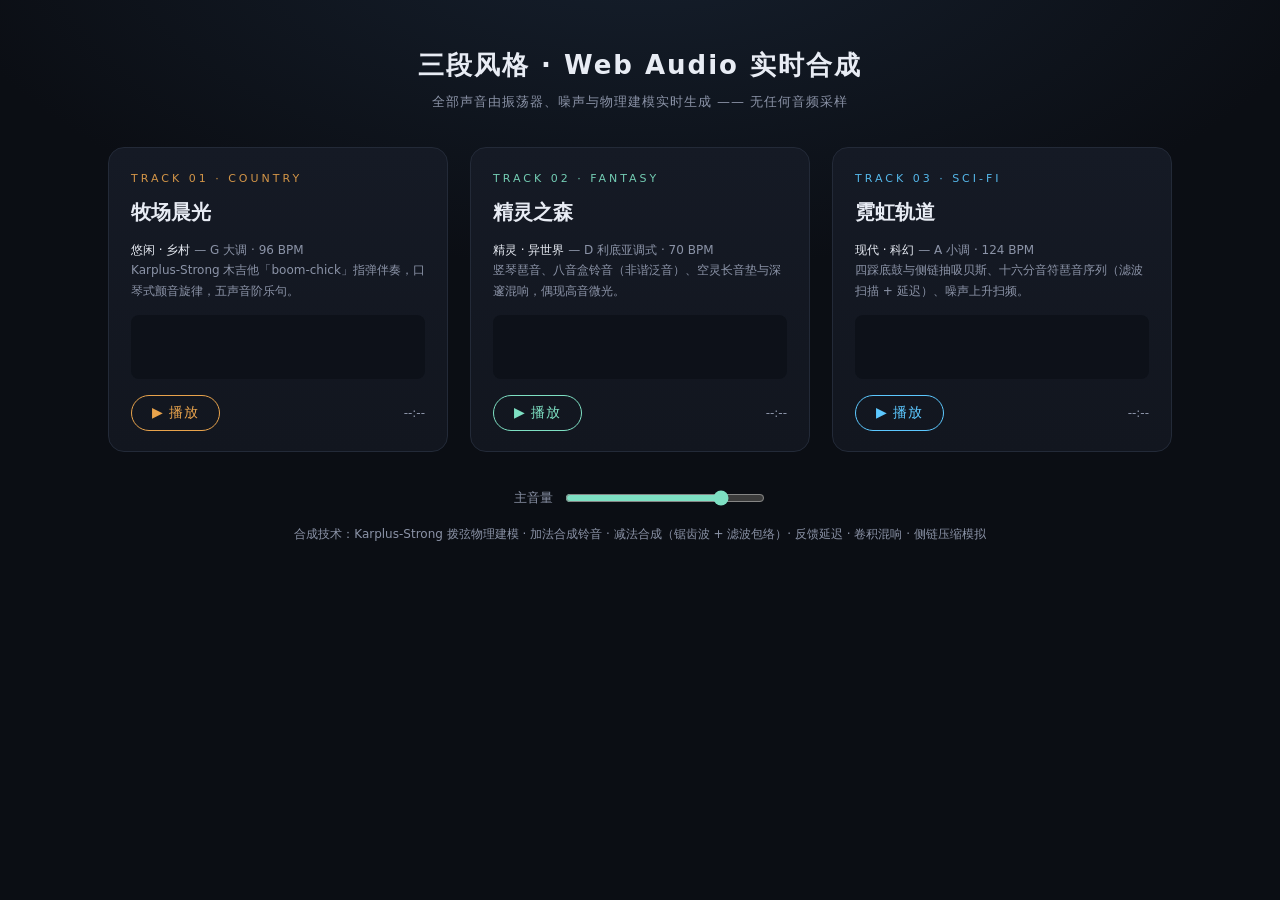
<file: qwen4/index.html>
<!DOCTYPE html>
<html lang="zh-CN">
<head>
<meta charset="UTF-8">
<meta name="viewport" content="width=device-width, initial-scale=1.0">
<title>三段风格 · Web Audio 实时合成</title>
<style>
  :root{
    --bg:#0b0e14; --panel:#12161f; --line:#232a38; --text:#e8ecf4; --dim:#8b93a7;
    --c1:#e8a34c; --c2:#7ee0c3; --c3:#5cc8ff;
  }
  *{margin:0;padding:0;box-sizing:border-box}
  body{
    background:radial-gradient(1200px 600px at 50% -10%, #16202e 0%, var(--bg) 60%);
    color:var(--text);
    font-family:"PingFang SC","Hiragino Sans GB","Microsoft YaHei",system-ui,sans-serif;
    min-height:100vh; display:flex; flex-direction:column; align-items:center;
    padding:48px 20px 32px;
  }
  header{text-align:center; margin-bottom:36px}
  header h1{font-size:26px; font-weight:600; letter-spacing:2px}
  header p{color:var(--dim); font-size:13px; margin-top:10px; letter-spacing:1px}
  main{display:grid; grid-template-columns:repeat(3,minmax(260px,340px)); gap:22px; width:100%; max-width:1100px; justify-content:center}
  @media (max-width:900px){ main{grid-template-columns:minmax(260px,420px)} }
  .card{
    background:linear-gradient(180deg,#151a25 0%, var(--panel) 100%);
    border:1px solid var(--line); border-radius:16px; padding:24px 22px 20px;
    display:flex; flex-direction:column; gap:14px;
    transition:border-color .3s, box-shadow .3s, transform .3s;
  }
  .card[data-id="country"]{--ac:var(--c1)}
  .card[data-id="fairy"]{--ac:var(--c2)}
  .card[data-id="scifi"]{--ac:var(--c3)}
  .card.active{border-color:var(--ac); box-shadow:0 0 32px -8px var(--ac); transform:translateY(-3px)}
  .tag{font-size:11px; letter-spacing:3px; color:var(--ac); opacity:.9}
  .card h2{font-size:20px; font-weight:600}
  .meta{font-size:12px; color:var(--dim); line-height:1.7}
  .meta b{color:var(--text); font-weight:500}
  canvas{width:100%; height:64px; border-radius:8px; background:#0d1119}
  .row{display:flex; align-items:center; justify-content:space-between; margin-top:2px}
  .play{
    display:inline-flex; align-items:center; gap:8px;
    background:transparent; color:var(--ac); border:1px solid var(--ac);
    border-radius:999px; padding:8px 20px; font-size:14px; cursor:pointer;
    font-family:inherit; letter-spacing:1px; transition:background .2s,color .2s;
  }
  .play:hover{background:color-mix(in srgb, var(--ac) 18%, transparent)}
  .card.active .play{background:var(--ac); color:#0b0e14}
  .status{font-size:12px; color:var(--dim); font-variant-numeric:tabular-nums}
  footer{margin-top:34px; display:flex; flex-direction:column; align-items:center; gap:14px; color:var(--dim); font-size:12px; max-width:760px; text-align:center; line-height:1.8}
  .vol{display:flex; align-items:center; gap:12px; font-size:13px}
  input[type=range]{width:200px; accent-color:#7ee0c3}
</style>
</head>
<body>
<header>
  <h1>三段风格 · Web Audio 实时合成</h1>
  <p>全部声音由振荡器、噪声与物理建模实时生成 —— 无任何音频采样</p>
</header>

<main>
  <section class="card" data-id="country">
    <div class="tag">TRACK 01 · COUNTRY</div>
    <h2>牧场晨光</h2>
    <div class="meta"><b>悠闲 · 乡村</b> — G 大调 · 96 BPM<br>
      Karplus-Strong 木吉他「boom-chick」指弹伴奏，口琴式颤音旋律，五声音阶乐句。</div>
    <canvas width="600" height="128"></canvas>
    <div class="row">
      <button class="play">▶ 播放</button>
      <span class="status">--:--</span>
    </div>
  </section>

  <section class="card" data-id="fairy">
    <div class="tag">TRACK 02 · FANTASY</div>
    <h2>精灵之森</h2>
    <div class="meta"><b>精灵 · 异世界</b> — D 利底亚调式 · 70 BPM<br>
      竖琴琶音、八音盒铃音（非谐泛音）、空灵长音垫与深邃混响，偶现高音微光。</div>
    <canvas width="600" height="128"></canvas>
    <div class="row">
      <button class="play">▶ 播放</button>
      <span class="status">--:--</span>
    </div>
  </section>

  <section class="card" data-id="scifi">
    <div class="tag">TRACK 03 · SCI-FI</div>
    <h2>霓虹轨道</h2>
    <div class="meta"><b>现代 · 科幻</b> — A 小调 · 124 BPM<br>
      四踩底鼓与侧链抽吸贝斯、十六分音符琶音序列（滤波扫描 + 延迟）、噪声上升扫频。</div>
    <canvas width="600" height="128"></canvas>
    <div class="row">
      <button class="play">▶ 播放</button>
      <span class="status">--:--</span>
    </div>
  </section>
</main>

<footer>
  <div class="vol">
    <span>主音量</span>
    <input type="range" id="vol" min="0" max="1" step="0.01" value="0.8">
  </div>
  <div>合成技术：Karplus-Strong 拨弦物理建模 · 加法合成铃音 · 减法合成（锯齿波 + 滤波包络）· 反馈延迟 · 卷积混响 · 侧链压缩模拟</div>
</footer>

<script>
'use strict';
/* ============ 基础 ============ */
let ctx = null, master, analyser;
const tracks = {};
let current = null, timer = null, step = 0, nextTime = 0, startAt = 0;
let noiseBuf = null;
const mf = m => 440 * Math.pow(2, (m - 69) / 12);

function makeIR(dur, decay){
  const sr = ctx.sampleRate, len = Math.floor(sr * dur);
  const buf = ctx.createBuffer(2, len, sr);
  for(let c = 0; c < 2; c++){
    const d = buf.getChannelData(c);
    for(let i = 0; i < len; i++) d[i] = (Math.random() * 2 - 1) * Math.pow(1 - i / len, decay);
  }
  return buf;
}

function ensureCtx(){
  if(ctx) return;
  ctx = new AudioContext();
  master = ctx.createGain();
  master.gain.value = +document.getElementById('vol').value;
  const comp = ctx.createDynamicsCompressor();
  comp.threshold.value = -14; comp.knee.value = 20; comp.ratio.value = 4;
  comp.attack.value = 0.004; comp.release.value = 0.18;
  analyser = ctx.createAnalyser(); analyser.fftSize = 256; analyser.smoothingTimeConstant = 0.82;
  master.connect(comp); comp.connect(analyser); analyser.connect(ctx.destination);

  noiseBuf = ctx.createBuffer(1, ctx.sampleRate, ctx.sampleRate);
  const nd = noiseBuf.getChannelData(0);
  for(let i = 0; i < nd.length; i++) nd[i] = Math.random() * 2 - 1;

  const cfg = { country:{ir:[1.4,2.5], send:0.18}, fairy:{ir:[3.2,2.2], send:0.6}, scifi:{ir:[1.8,3.0], send:0.25} };
  for(const id in cfg){
    const g = ctx.createGain(); g.gain.value = 0;
    const send = ctx.createGain(); send.gain.value = cfg[id].send;
    const conv = ctx.createConvolver(); conv.buffer = makeIR(...cfg[id].ir);
    g.connect(master); g.connect(send); send.connect(conv); conv.connect(master);
    tracks[id] = { gain:g, send };
  }

  // 科幻曲目的延迟与侧链总线
  const sf = tracks.scifi;
  sf.duck = ctx.createGain(); sf.duck.gain.value = 1; sf.duck.connect(sf.gain);
  sf.delay = ctx.createDelay(1.0); sf.delay.delayTime.value = 60 / 124 * 0.75;
  const fb = ctx.createGain(); fb.gain.value = 0.35;
  const hp = ctx.createBiquadFilter(); hp.type = 'highpass'; hp.frequency.value = 600;
  sf.delay.connect(fb); fb.connect(hp); hp.connect(sf.delay);
  sf.delay.connect(sf.gain);
  sf.delaySend = ctx.createGain(); sf.delaySend.gain.value = 0.4; sf.delaySend.connect(sf.delay);
}

function noiseSrc(){
  const s = ctx.createBufferSource(); s.buffer = noiseBuf; s.loop = true; return s;
}

/* ============ 乐器 ============ */
// Karplus-Strong 拨弦
const ksCache = {};
function ksBuf(m, damp){
  const key = m + '_' + damp;
  if(ksCache[key]) return ksCache[key];
  const sr = ctx.sampleRate, f = mf(m);
  const N = Math.max(2, Math.round(sr / f)), len = Math.floor(sr * 3);
  const buf = ctx.createBuffer(1, len, sr), d = buf.getChannelData(0);
  const dl = new Float32Array(N);
  for(let i = 0; i < N; i++) dl[i] = Math.random() * 2 - 1;
  for(let i = 0; i < N; i++) dl[i] = (dl[i] + dl[(i + 1) % N]) * 0.5;
  let p = 0;
  for(let i = 0; i < len; i++){
    const cur = dl[p], nxt = dl[(p + 1) % N];
    dl[p] = damp * (cur + nxt) * 0.5;
    d[i] = cur; p = (p + 1) % N;
  }
  const fade = Math.floor(sr * 0.05);
  for(let i = 0; i < fade; i++) d[len - 1 - i] *= i / fade;
  ksCache[key] = buf; return buf;
}
function pluck(out, m, t, v, damp){
  const s = ctx.createBufferSource(); s.buffer = ksBuf(m, damp);
  const g = ctx.createGain(); g.gain.value = v;
  s.connect(g); g.connect(out); s.start(t);
}
function strum(out, notes, t, v, damp){
  notes.forEach((m, i) => pluck(out, m, t + i * 0.017, v * (0.85 + Math.random() * 0.3), damp));
}

// 口琴：三角波 + 八度泛音 + 气息噪声 + 迟来颤音
function harmonica(out, m, t, v, dur){
  const f = mf(m);
  const g = ctx.createGain();
  g.gain.setValueAtTime(0, t);
  g.gain.linearRampToValueAtTime(v, t + 0.05);
  g.gain.setValueAtTime(v, t + Math.max(0.06, dur - 0.08));
  g.gain.linearRampToValueAtTime(0, t + dur + 0.06);
  const o1 = ctx.createOscillator(); o1.type = 'triangle';
  o1.frequency.setValueAtTime(f * 0.985, t);
  o1.frequency.exponentialRampToValueAtTime(f, t + 0.07);
  const o2 = ctx.createOscillator(); o2.type = 'sine'; o2.frequency.value = f * 2;
  const g2 = ctx.createGain(); g2.gain.value = 0.18;
  const vib = ctx.createOscillator(); vib.frequency.value = 5.5;
  const vg = ctx.createGain(); vg.gain.setValueAtTime(0, t); vg.gain.linearRampToValueAtTime(7, t + 0.25);
  vib.connect(vg); vg.connect(o1.detune); vg.connect(o2.detune);
  const n = noiseSrc();
  const bp = ctx.createBiquadFilter(); bp.type = 'bandpass'; bp.frequency.value = f * 2; bp.Q.value = 1;
  const ng = ctx.createGain(); ng.gain.value = 0.03 * v;
  o1.connect(g); o2.connect(g2); g2.connect(g);
  n.connect(bp); bp.connect(ng); ng.connect(g); g.connect(out);
  const end = t + dur + 0.12;
  [o1, o2, vib].forEach(o => { o.start(t); o.stop(end); });
  n.start(t); n.stop(end);
}

function shaker(out, t, v){
  const n = noiseSrc();
  const hp = ctx.createBiquadFilter(); hp.type = 'highpass'; hp.frequency.value = 5500;
  const g = ctx.createGain();
  g.gain.setValueAtTime(0, t);
  g.gain.linearRampToValueAtTime(v, t + 0.006);
  g.gain.exponentialRampToValueAtTime(0.001, t + 0.07);
  n.connect(hp); hp.connect(g); g.connect(out);
  n.start(t); n.stop(t + 0.1);
}

// 八音盒 / 铃音：非谐泛音加法合成
function bell(out, m, t, v, scale){
  const f = mf(m), k = scale || 1;
  const parts = [[1, 1, 2.2], [2.0, 0.35, 1.1], [3.01, 0.16, 0.6], [4.5, 0.07, 0.35]];
  for(const [r, pv, tau] of parts){
    const o = ctx.createOscillator(); o.type = 'sine'; o.frequency.value = f * r;
    const g = ctx.createGain();
    g.gain.setValueAtTime(v * pv, t);
    g.gain.exponentialRampToValueAtTime(0.0001, t + tau * k);
    o.connect(g); g.connect(out);
    o.start(t); o.stop(t + tau * k + 0.05);
  }
}

// 空灵长音垫
function fairyPad(out, notes, t, v, dur){
  const g = ctx.createGain();
  g.gain.setValueAtTime(0, t);
  g.gain.linearRampToValueAtTime(v, t + 1.2);
  g.gain.setValueAtTime(v, t + dur - 1.4);
  g.gain.linearRampToValueAtTime(0, t + dur);
  const lp = ctx.createBiquadFilter(); lp.type = 'lowpass'; lp.frequency.value = 850;
  notes.forEach((m, i) => {
    const o = ctx.createOscillator(); o.type = 'triangle';
    o.frequency.value = mf(m); o.detune.value = i % 2 ? 6 : -6;
    o.connect(lp); o.start(t); o.stop(t + dur + 0.1);
  });
  lp.connect(g); g.connect(out);
}

function drone(out, t, dur){
  const g = ctx.createGain();
  g.gain.setValueAtTime(0, t);
  g.gain.linearRampToValueAtTime(0.05, t + 2);
  g.gain.setValueAtTime(0.05, t + dur - 2);
  g.gain.linearRampToValueAtTime(0, t + dur);
  [38, 50].forEach(m => {
    const o = ctx.createOscillator(); o.type = 'sine'; o.frequency.value = mf(m);
    o.connect(g); o.start(t); o.stop(t + dur + 0.1);
  });
  g.connect(out);
}

// 电子鼓组
function kick(out, t){
  const o = ctx.createOscillator(); o.type = 'sine';
  o.frequency.setValueAtTime(150, t);
  o.frequency.exponentialRampToValueAtTime(42, t + 0.11);
  const g = ctx.createGain();
  g.gain.setValueAtTime(0.9, t);
  g.gain.exponentialRampToValueAtTime(0.001, t + 0.32);
  o.connect(g); g.connect(out); o.start(t); o.stop(t + 0.36);
}
function subDrop(out, t){
  const o = ctx.createOscillator(); o.type = 'sine';
  o.frequency.setValueAtTime(90, t);
  o.frequency.exponentialRampToValueAtTime(30, t + 0.5);
  const g = ctx.createGain();
  g.gain.setValueAtTime(0.25, t);
  g.gain.exponentialRampToValueAtTime(0.001, t + 0.55);
  o.connect(g); g.connect(out); o.start(t); o.stop(t + 0.6);
}
function clap(out, t){
  const n = noiseSrc();
  const bp = ctx.createBiquadFilter(); bp.type = 'bandpass'; bp.frequency.value = 1700; bp.Q.value = 0.9;
  const g = ctx.createGain();
  g.gain.setValueAtTime(0.0001, t);
  [0, 0.014, 0.028].forEach(dt => {
    g.gain.setValueAtTime(0.32, t + dt);
    g.gain.exponentialRampToValueAtTime(0.05, t + dt + 0.012);
  });
  g.gain.setValueAtTime(0.28, t + 0.042);
  g.gain.exponentialRampToValueAtTime(0.001, t + 0.2);
  n.connect(bp); bp.connect(g); g.connect(out);
  n.start(t); n.stop(t + 0.25);
}
function hat(out, t, v, open){
  const n = noiseSrc();
  const hp = ctx.createBiquadFilter(); hp.type = 'highpass'; hp.frequency.value = 7500;
  const g = ctx.createGain(); const d = open ? 0.16 : 0.045;
  g.gain.setValueAtTime(v, t);
  g.gain.exponentialRampToValueAtTime(0.001, t + d);
  n.connect(hp); hp.connect(g); g.connect(out);
  n.start(t); n.stop(t + d + 0.02);
}

// 科幻贝斯 / 琶音 / 主奏 / 垫 / 扫频
function sfBass(out, m, t, v, dur){
  const f = mf(m);
  const o = ctx.createOscillator(); o.type = 'sawtooth'; o.frequency.value = f;
  const sub = ctx.createOscillator(); sub.type = 'sine'; sub.frequency.value = f;
  const sg = ctx.createGain(); sg.gain.value = 0.5;
  const lp = ctx.createBiquadFilter(); lp.type = 'lowpass'; lp.Q.value = 4;
  lp.frequency.setValueAtTime(900, t);
  lp.frequency.exponentialRampToValueAtTime(250, t + 0.18);
  const g = ctx.createGain();
  g.gain.setValueAtTime(v, t);
  g.gain.exponentialRampToValueAtTime(0.001, t + dur);
  o.connect(lp); sub.connect(sg); sg.connect(lp); lp.connect(g); g.connect(out);
  o.start(t); sub.start(t); o.stop(t + dur + 0.05); sub.stop(t + dur + 0.05);
}
function sfArp(out, m, t, v, cut){
  const o = ctx.createOscillator(); o.type = 'sawtooth'; o.frequency.value = mf(m);
  const lp = ctx.createBiquadFilter(); lp.type = 'lowpass'; lp.frequency.value = cut; lp.Q.value = 6;
  const g = ctx.createGain();
  g.gain.setValueAtTime(0.0001, t);
  g.gain.linearRampToValueAtTime(v, t + 0.006);
  g.gain.exponentialRampToValueAtTime(0.001, t + 0.2);
  o.connect(lp); lp.connect(g);
  g.connect(out); g.connect(tracks.scifi.delaySend);
  o.start(t); o.stop(t + 0.25);
}
function sfLead(out, m, t, v, dur){
  const f = mf(m);
  const g = ctx.createGain();
  g.gain.setValueAtTime(0, t);
  g.gain.linearRampToValueAtTime(v, t + 0.015);
  g.gain.setValueAtTime(v, t + Math.max(0.02, dur - 0.06));
  g.gain.linearRampToValueAtTime(0, t + dur + 0.05);
  const lp = ctx.createBiquadFilter(); lp.type = 'lowpass'; lp.frequency.value = 2400; lp.Q.value = 1;
  const o1 = ctx.createOscillator(); o1.type = 'square'; o1.frequency.value = f;
  const o2 = ctx.createOscillator(); o2.type = 'sawtooth'; o2.frequency.value = f; o2.detune.value = 8;
  const g2 = ctx.createGain(); g2.gain.value = 0.5;
  const vib = ctx.createOscillator(); vib.frequency.value = 6;
  const vg = ctx.createGain(); vg.gain.setValueAtTime(0, t); vg.gain.linearRampToValueAtTime(9, t + 0.3);
  vib.connect(vg); vg.connect(o1.detune); vg.connect(o2.detune);
  o1.connect(lp); o2.connect(g2); g2.connect(lp); lp.connect(g);
  g.connect(out); g.connect(tracks.scifi.delaySend);
  const end = t + dur + 0.12;
  [o1, o2, vib].forEach(o => { o.start(t); o.stop(end); });
}
function sfPad(out, notes, t, v, dur){
  const g = ctx.createGain();
  g.gain.setValueAtTime(0, t);
  g.gain.linearRampToValueAtTime(v, t + 0.05);
  g.gain.setValueAtTime(v, t + dur - 0.3);
  g.gain.linearRampToValueAtTime(0, t + dur);
  const lp = ctx.createBiquadFilter(); lp.type = 'lowpass'; lp.Q.value = 1;
  lp.frequency.setValueAtTime(400, t);
  lp.frequency.exponentialRampToValueAtTime(1800, t + dur * 0.5);
  lp.frequency.exponentialRampToValueAtTime(500, t + dur);
  notes.forEach((m, i) => {
    const o = ctx.createOscillator(); o.type = 'sawtooth';
    o.frequency.value = mf(m); o.detune.value = i % 2 ? 7 : -7;
    o.connect(lp); o.start(t); o.stop(t + dur + 0.1);
  });
  lp.connect(g); g.connect(out);
}
function sweep(out, t, dur){
  const n = noiseSrc();
  const bp = ctx.createBiquadFilter(); bp.type = 'bandpass'; bp.Q.value = 2;
  bp.frequency.setValueAtTime(300, t);
  bp.frequency.exponentialRampToValueAtTime(6000, t + dur);
  const g = ctx.createGain();
  g.gain.setValueAtTime(0.0001, t);
  g.gain.exponentialRampToValueAtTime(0.07, t + dur * 0.8);
  g.gain.exponentialRampToValueAtTime(0.0001, t + dur);
  n.connect(bp); bp.connect(g); g.connect(out);
  n.start(t); n.stop(t + dur + 0.05);
}
function duck(t){
  const g = tracks.scifi.duck.gain;
  g.cancelScheduledValues(t);
  g.setValueAtTime(0.2, t);
  g.linearRampToValueAtTime(1, t + 0.3);
}

/* ============ 乐曲数据 ============ */
function toMap(events){
  const map = {};
  events.forEach(([t, m, d]) => {
    const s = Math.round(t * 4);
    (map[s] = map[s] || []).push([m, d]);
  });
  return map;
}

// ---- 1. 乡村 ----
const C_CH = {
  G:  { bass:[43, 38], strum:[55, 59, 62, 67] },
  C:  { bass:[48, 43], strum:[55, 60, 64, 67] },
  D7: { bass:[50, 45], strum:[54, 57, 60, 66] },
  Em: { bass:[40, 35], strum:[52, 55, 59, 64] },
};
const C_BARS = ['G','C','G','D7','G','C','G','G','Em','C','G','D7','Em','C','D7','G'].map(n => C_CH[n]);
const C_WALK = { 0:47, 2:49, 4:47, 8:47, 10:49, 12:47, 14:45 };
const C_MEL = toMap([
  [0,71,1],[1,74,.5],[1.5,76,.5],[2,74,1],[3,71,1],
  [4,69,1.5],[5.5,67,.5],[6,69,2],
  [8,71,1],[9,74,1],[10,76,1.5],[11.5,74,.5],
  [12,69,1],[13,66,1],[14,62,2],
  [16,71,1],[17,74,.5],[17.5,76,.5],[18,79,1],[19,76,1],
  [20,76,1.5],[21.5,74,.5],[22,72,2],
  [24,74,1],[25,71,1],[26,69,1],[27,67,1],
  [28,67,3],
  [32,76,1],[33,79,1],[34,83,2],
  [36,79,1.5],[37.5,76,.5],[38,72,2],
  [40,71,1],[41,74,1],[42,76,1],[43,79,1],
  [44,78,1.5],[45.5,74,.5],[46,69,2],
  [48,76,1],[49,74,1],[50,71,2],
  [52,72,1],[53,74,1],[54,76,2],
  [56,74,1],[57,78,1],[58,81,1],[59,78,1],
  [60,74,1],[61,71,1],[62,67,2],
]);

// ---- 2. 精灵 ----
const F_CH = [
  { notes:[50,54,57,64,66,69,74,76], pad:[50,57,64,66] },   // Dadd9
  { notes:[52,56,59,64,68,71,76,80], pad:[52,59,64,68] },   // E/D
  { notes:[47,54,57,62,66,69,71,74], pad:[47,57,62,66] },   // Bm7
  { notes:[45,52,61,64,71,73,76,83], pad:[45,52,61,64] },   // Aadd9
];
const F_PAT = [[0,2,4,6,7,6,4,2],[1,3,5,7,6,5,3,1]];
const F_MEL = toMap([
  [0,78,2],[2,81,1],[3,83,1],
  [4,81,3],
  [8,80,2],[10,78,1],[11,76,1],
  [12,74,3],
  [16,83,2],[18,81,1],[19,78,1],
  [20,76,2],[22,78,2],
  [24,85,2],[26,83,1],[27,81,1],
  [28,86,4],
]);
const F_SPARK = [86, 88, 90, 93, 95, 98];
const F_SPARK_STEPS = [12, 44, 76, 108];

// ---- 3. 科幻 ----
const S_CH = [
  { bass:45, arp:[57,60,64,69,72,76], pad:[57,60,64] },  // Am
  { bass:41, arp:[53,57,60,65,69,72], pad:[53,57,60] },  // F
  { bass:36, arp:[55,60,64,67,72,76], pad:[55,60,64] },  // C
  { bass:43, arp:[55,59,62,67,71,74], pad:[55,59,62] },  // G
  { bass:45, arp:[57,60,64,69,72,76], pad:[57,60,64] },  // Am
  { bass:41, arp:[53,57,60,65,69,72], pad:[53,57,60] },  // F
  { bass:38, arp:[50,53,57,62,65,69], pad:[50,53,57] },  // Dm
  { bass:40, arp:[52,56,59,64,68,71], pad:[52,56,59] },  // E
];
const S_BASSPAT = [0,0,12,0,0,0,12,0];
const S_ARPPAT = [0,2,4,5,4,2,0,2,4,5,4,2,3,5,4,2];
const S_HOOK = toMap([
  [16,69,.5],[16.5,72,.5],[17,76,1],[18,74,1],[19,72,1],
  [20,69,2],[22,65,1],[23,67,1],
  [24,64,.5],[24.5,67,.5],[25,71,1],[26,72,1],[27,74,1],
  [28,76,1.5],[29.5,71,.5],[30,68,2],
]);

/* ============ 曲目调度 ============ */
const SONGS = {
  country: {
    bpm: 96, steps: 256, bars: 16,
    play(s, t){
      const out = tracks.country.gain;
      const bar = s >> 4, u = s & 15, ch = C_BARS[bar];
      const beat = 60 / 96;
      if(u === 0) pluck(out, ch.bass[0], t, 0.55, 0.993);
      if(u === 8) pluck(out, ch.bass[1], t, 0.5, 0.993);
      if(u === 4 || u === 12) strum(out, ch.strum, t, u === 4 ? 0.4 : 0.34, 0.993);
      if(u === 14 && C_WALK[bar] !== undefined) pluck(out, C_WALK[bar], t, 0.4, 0.993);
      if(u % 4 === 2) shaker(out, t, u === 6 || u === 14 ? 0.12 : 0.08);
      const mel = C_MEL[s];
      if(mel) mel.forEach(([m, d]) => harmonica(out, m, t, 0.3, d * beat));
    }
  },
  fairy: {
    bpm: 70, steps: 128, bars: 8,
    play(s, t, abs){
      const out = tracks.fairy.gain;
      const bar = s >> 4, u = s & 15;
      const ch = F_CH[bar >> 1];
      const beat = 60 / 70;
      if(u % 2 === 0){
        const idx = F_PAT[bar & 1][u >> 1];
        pluck(out, ch.notes[idx], t, 0.26, 0.9965);
      }
      if(bar % 2 === 0 && u === 0) fairyPad(out, ch.pad, t, 0.055, 8 * beat);
      if(s === 0) drone(out, t, 32 * beat);
      const mel = F_MEL[s];
      if(mel) mel.forEach(([m, d]) => bell(out, m, t, 0.3, Math.min(1.6, 0.6 + d * 0.25)));
      const si = F_SPARK_STEPS.indexOf(s);
      if(si >= 0){
        const loop = Math.floor(abs / 128);
        bell(out, F_SPARK[(loop + si) % F_SPARK.length], t, 0.07, 1.4);
      }
    }
  },
  scifi: {
    bpm: 124, steps: 128, bars: 8,
    play(s, t){
      const tr = tracks.scifi, out = tr.gain;
      const bar = s >> 4, u = s & 15, ch = S_CH[bar];
      const beat = 60 / 124;
      if(u % 4 === 0){ kick(out, t); duck(t); }
      if(u === 4 || u === 12) clap(out, t);
      if(u % 4 === 2) hat(out, t, 0.14, true);
      if(u === 7 || u === 15) hat(out, t, 0.06, false);
      if(u % 2 === 0) sfBass(tr.duck, ch.bass + S_BASSPAT[u >> 1], t, 0.3, 0.22);
      const cut = 500 + 1600 * (0.5 + 0.5 * Math.sin(2 * Math.PI * s / 128));
      sfArp(out, ch.arp[S_ARPPAT[u]], t, u % 4 === 0 ? 0.16 : 0.11, cut);
      if(u === 0) sfPad(tr.duck, ch.pad, t, 0.055, 4 * beat);
      if(s === 0) subDrop(out, t);
      if(s === 112) sweep(out, t, 16 * beat / 4);
      const hook = S_HOOK[s];
      if(hook) hook.forEach(([m, d]) => sfLead(out, m, t, 0.13, d * beat));
    }
  }
};

/* ============ 播放控制 ============ */
function tick(){
  const song = SONGS[current];
  const sd = 60 / song.bpm / 4;
  if(nextTime < ctx.currentTime - 0.5) nextTime = ctx.currentTime + 0.05;
  while(nextTime < ctx.currentTime + 0.18){
    song.play(step % song.steps, nextTime, step);
    nextTime += sd; step++;
  }
}
function stopCurrent(fast){
  if(!current) return;
  clearInterval(timer); timer = null;
  const g = tracks[current].gain.gain, t = ctx.currentTime;
  g.cancelScheduledValues(t);
  g.setValueAtTime(g.value, t);
  g.linearRampToValueAtTime(0, t + (fast ? 0.15 : 0.5));
  current = null;
  updateUI();
}
function startTrack(id){
  ensureCtx();
  if(ctx.state === 'suspended') ctx.resume();
  if(current === id){ stopCurrent(); return; }
  stopCurrent(true);
  current = id; step = 0;
  nextTime = ctx.currentTime + 0.1; startAt = nextTime;
  const g = tracks[id].gain.gain, t = ctx.currentTime;
  g.cancelScheduledValues(t);
  g.setValueAtTime(g.value, t);
  g.linearRampToValueAtTime(1, t + 0.3);
  timer = setInterval(tick, 30);
  tick();
  updateUI();
}

/* ============ UI ============ */
const cards = {};
document.querySelectorAll('.card').forEach(card => {
  const id = card.dataset.id;
  cards[id] = {
    el: card,
    btn: card.querySelector('.play'),
    status: card.querySelector('.status'),
    canvas: card.querySelector('canvas'),
    color: getComputedStyle(card).getPropertyValue('--ac').trim(),
  };
  cards[id].btn.addEventListener('click', () => startTrack(id));
});
document.getElementById('vol').addEventListener('input', e => {
  if(master) master.gain.setTargetAtTime(+e.target.value, ctx.currentTime, 0.03);
});
function updateUI(){
  for(const id in cards){
    const c = cards[id], on = current === id;
    c.el.classList.toggle('active', on);
    c.btn.textContent = on ? '❚❚ 暂停' : '▶ 播放';
    if(!on){
      c.status.textContent = '--:--';
      c.canvas.getContext('2d').clearRect(0, 0, c.canvas.width, c.canvas.height);
    }
  }
}

const freqData = new Uint8Array(128);
function draw(){
  requestAnimationFrame(draw);
  if(!ctx || !current) return;
  analyser.getByteFrequencyData(freqData);
  const c = cards[current], g = c.canvas.getContext('2d');
  const W = c.canvas.width, H = c.canvas.height, n = 48, bw = W / n;
  g.clearRect(0, 0, W, H);
  g.fillStyle = c.color;
  for(let i = 0; i < n; i++){
    const v = freqData[Math.floor(i * 100 / n)] / 255;
    const h = Math.max(3, v * H * 0.95);
    g.globalAlpha = 0.35 + v * 0.65;
    g.fillRect(i * bw + 1.5, H - h, bw - 3, h);
  }
  g.globalAlpha = 1;
  const el = Math.max(0, ctx.currentTime - startAt);
  const mm = String(Math.floor(el / 60)).padStart(2, '0');
  const ss = String(Math.floor(el % 60)).padStart(2, '0');
  const song = SONGS[current];
  const barNow = Math.floor(el / (60 / song.bpm * 4)) % song.bars + 1;
  c.status.textContent = mm + ':' + ss + ' · 第 ' + barNow + '/' + song.bars + ' 小节';
}
requestAnimationFrame(draw);

window.__audio = {
  get state(){ return { ctx: ctx && ctx.state, current, step }; }
};
</script>
</body>
</html>
</file>
<file: 62sol/style.css>
:root {
  color-scheme: light;
  font-family: system-ui, "PingFang SC", "Microsoft YaHei", sans-serif;
  color: #242720;
  background: #f3f3e9;
  font-synthesis: none;
  --serif: "Songti SC", "Noto Serif CJK SC", SimSun, serif;
  --mono: ui-monospace, "SFMono-Regular", Consolas, monospace;
}

* { box-sizing: border-box; }
body { margin: 0; }
button, input { font: inherit; }
button { cursor: pointer; }
button:focus-visible, input:focus-visible {
  outline: 2px solid currentColor;
  outline-offset: 4px;
}

.album {
  width: min(1040px, calc(100% - 72px));
  margin: 0 auto;
  padding: 43px 0 48px;
}

.album-heading, .album-title, .piece-heading, .score-heading, .timeline, .controls, .playback {
  display: flex;
  align-items: center;
}

.album-heading {
  justify-content: space-between;
  gap: 14px;
  margin-bottom: 25px;
}

.album-title { gap: 12px; }
.album-title h1 { margin: 0; font-size: 1.02rem; letter-spacing: .1em; font-weight: 650; }
.album-method { color: #555a4e; font: .75rem var(--mono); }

.sound-mark {
  display: inline-flex;
  align-items: center;
  justify-content: center;
  gap: 2px;
  width: 31px;
  height: 31px;
  border-radius: 9px;
  background: #282c23;
}

.sound-mark i { width: 2px; height: 6px; border-radius: 2px; background: #e1ea97; }
.sound-mark i:nth-child(2), .sound-mark i:nth-child(4) { height: 12px; }
.sound-mark i:nth-child(3) { height: 18px; }

.player {
  --accent: #dfe98c;
  color-scheme: dark;
  color: #f3f5ea;
  background: #20241e;
  border-radius: 26px;
  padding: 32px;
  box-shadow: 0 9px 24px #171c1520;
}

.piece-heading {
  justify-content: space-between;
  align-items: end;
  gap: 12px 25px;
  flex-wrap: wrap;
  margin-bottom: 24px;
}

.piece-style {
  color: var(--accent);
  margin: 0 0 7px;
  font-size: .79rem;
  letter-spacing: .15em;
}

#piece-title {
  font-family: var(--serif);
  font-size: clamp(2.35rem, 5.3vw, 4.65rem);
  line-height: 1.08;
  font-weight: 600;
  letter-spacing: .065em;
  margin: 0;
}

.piece-meta {
  color: #c2c8ba;
  margin: 0 0 4px;
  font-size: .77rem;
  line-height: 1.5;
}

.score {
  padding: 14px 16px 12px;
  background: #171b16;
  border: 1px solid #363d32;
  border-radius: 13px;
}

.score-heading {
  justify-content: space-between;
  flex-wrap: wrap;
  gap: 3px 12px;
  margin-bottom: 10px;
  color: #c7cebe;
  font-size: .73rem;
  line-height: 1.45;
}

#piece-instruments { color: #aeb8a8; }
.piano-roll { position: relative; }
#score { display: block; width: 100%; height: clamp(104px, 15vw, 176px); }

#playhead {
  position: absolute;
  top: 0;
  bottom: 18px;
  width: 1px;
  background: var(--accent);
  box-shadow: 0 0 9px var(--accent);
  pointer-events: none;
}

.bar-labels {
  position: relative;
  height: 18px;
  color: #a2ad9c;
  font: .65rem var(--mono);
}

.bar-labels span { position: absolute; bottom: 0; }

.timeline {
  gap: 13px;
  margin-top: 19px;
}

.time { color: #c3cbbc; font: .75rem var(--mono); font-variant-numeric: tabular-nums; }
.range { accent-color: var(--accent); min-width: 0; cursor: pointer; }
.seek { width: 100%; margin: 0; }

.controls {
  display: grid;
  grid-template-columns: minmax(0, 1fr) auto minmax(0, 1fr);
  gap: 9px;
  margin-top: 11px;
}

.playback { gap: 10px; }

.controls button {
  display: inline-flex;
  align-items: center;
  justify-content: center;
  border: 1px solid transparent;
  color: inherit;
  background: transparent;
}

.side-button {
  justify-self: start;
  gap: 6px;
  min-height: 38px;
  padding: 4px 10px;
  border-radius: 8px;
  font-size: .76rem;
  white-space: nowrap;
}

.controls .side-button[aria-pressed="true"] {
  color: var(--accent);
  border-color: currentColor;
}

.side-button span:first-child { font-size: 1.2rem; line-height: 1; }
.skip-button { width: 39px; height: 39px; border-radius: 50%; }
.controls .skip-button:hover, .controls .side-button:hover { background: #373e31; }

#play {
  width: 52px;
  height: 52px;
  border-radius: 50%;
  background: var(--accent);
  color: #20241e;
}

#play:focus-visible { outline-color: var(--accent); }
#play:hover { filter: brightness(1.10); }

.play-icon {
  margin-left: 3px;
  width: 0;
  height: 0;
  border-left: 13px solid currentColor;
  border-top: 8px solid transparent;
  border-bottom: 8px solid transparent;
}

#play[data-state="playing"] .play-icon,
#play[data-state="loading"] .play-icon {
  width: 13px;
  height: 15px;
  margin: 0;
  border: solid currentColor;
  border-width: 0 4px;
}

#play[data-state="loading"] .play-icon { opacity: .6; }
.skip-icon { display: flex; align-items: center; gap: 2px; }
.skip-icon.back { transform: rotate(180deg); }
.skip-icon::before {
  content: "";
  border-left: 8px solid currentColor;
  border-top: 5px solid transparent;
  border-bottom: 5px solid transparent;
}
.skip-icon::after { content: ""; width: 2px; height: 10px; background: currentColor; }

.volume {
  justify-self: end;
  display: flex;
  align-items: center;
  gap: 8px;
  color: #c3cbbc;
  font-size: .76rem;
  white-space: nowrap;
}
.volume input { width: clamp(37px, 7vw, 92px); margin: 0; }
#status { margin: 10px 0 0; color: var(--accent); text-align: center; font-size: .8rem; }

.track-section { margin-top: 25px; }
.track-section h2 { margin: 0 0 11px; font-size: .9rem; font-weight: 650; }

.tracks {
  display: grid;
  grid-template-columns: repeat(3, minmax(0, 1fr));
  gap: 10px;
}

.track {
  --card-accent: #dfe98c;
  display: grid;
  grid-template-columns: auto minmax(0, 1fr) auto;
  align-items: center;
  gap: 10px;
  min-height: 77px;
  width: 100%;
  color: inherit;
  border: 1px solid #d4d8ca;
  border-radius: 13px;
  background: #fafaf3;
  padding: 12px 13px;
  text-align: left;
}

.track:hover { border-color: #929984; }
.track[aria-current="true"] { border-color: #363c2c; background: #fffef8; }
.track-swatch {
  display: grid;
  place-items: center;
  width: 36px;
  height: 36px;
  border-radius: 8px;
  background: var(--card-accent);
  color: #262c24;
}

.track-swatch::after {
  content: "";
  margin-left: 2px;
  border-left: 8px solid currentColor;
  border-top: 5px solid transparent;
  border-bottom: 5px solid transparent;
}

.track[data-state="playing"] .track-swatch::after,
.track[data-state="loading"] .track-swatch::after {
  width: 9px;
  height: 10px;
  margin: 0;
  border: solid currentColor;
  border-width: 0 3px;
}

.track-title, .track-style { display: block; }
.track-title { font-weight: 650; font-size: .91rem; }
.track-style { margin-top: 3px; color: #575f50; font-size: .72rem; }
.track-length { color: #525a4c; font: .73rem var(--mono); }

@media (max-width: 695px) {
  .album { width: calc(100% - 32px); padding: 25px 0 30px; }
  .album-heading { margin-bottom: 18px; }
  .player { padding: 22px 17px 17px; border-radius: 20px; }
  .piece-heading { margin-bottom: 18px; }
  .score { padding: 11px 9px 9px; }
  .playback { gap: 4px; }
  #play { width: 48px; height: 48px; }
  .tracks { grid-template-columns: 1fr; gap: 7px; }
  .track { min-height: 64px; }
}

@media (max-width: 350px) {
  .album { width: calc(100% - 22px); }
  .album-method { font-size: .65rem; }
  .volume { gap: 4px; }
  .side-button { gap: 4px; padding-inline: 4px; }
}
</file>
<file: kimi/style.css>
:root {
  color-scheme: light;
  --paper: #f4f1e9;
  --ink: #242721;
  --muted: #73766d;
  --line: rgba(36, 39, 33, 0.16);
  --player: #252a25;
  --accent: #c47749;
  font-family: Inter, ui-sans-serif, -apple-system, BlinkMacSystemFont, "Segoe UI", "PingFang SC", "Hiragino Sans GB", "Microsoft YaHei", sans-serif;
  font-synthesis: none;
}

* { box-sizing: border-box; }
html { scroll-behavior: smooth; }
body { margin: 0; min-width: 320px; background: var(--paper); color: var(--ink); }
button, input { font: inherit; }
button { color: inherit; }
button:focus-visible, input:focus-visible, a:focus-visible { outline: 2px solid #c47749; outline-offset: 4px; }
button { -webkit-tap-highlight-color: transparent; }
.grain { position: fixed; inset: 0; pointer-events: none; opacity: .22; z-index: 10; background-image: url("data:image/svg+xml,%3Csvg viewBox='0 0 180 180' xmlns='http://www.w3.org/2000/svg'%3E%3Cfilter id='n'%3E%3CfeTurbulence type='fractalNoise' baseFrequency='.95' numOctaves='3' stitchTiles='stitch'/%3E%3C/filter%3E%3Crect width='100%25' height='100%25' filter='url(%23n)' opacity='.13'/%3E%3C/svg%3E"); }
.site-header, main, .site-footer { width: min(1240px, calc(100% - 80px)); margin-inline: auto; }
.site-header { height: 104px; display: flex; align-items: center; justify-content: space-between; border-bottom: 1px solid var(--line); }
.brand { display: flex; gap: 12px; align-items: center; color: inherit; text-decoration: none; font-weight: 650; letter-spacing: .12em; }
.brand svg { width: 29px; fill: none; stroke: currentColor; stroke-width: 1.8; stroke-linecap: round; stroke-linejoin: round; }
.header-note { color: var(--muted); font-size: 10px; letter-spacing: .17em; display: flex; align-items: center; gap: 9px; }
.status-dot { width: 6px; height: 6px; border-radius: 50%; background: #6e8061; box-shadow: 0 0 0 4px rgba(110,128,97,.1); }
.hero { display: grid; grid-template-columns: minmax(0, .9fr) minmax(480px, 1.1fr); gap: clamp(50px, 8vw, 120px); padding: 74px 0 82px; align-items: center; }
.eyebrow { margin: 0 0 30px; font-size: 10px; letter-spacing: .23em; color: var(--muted); }
h1 { margin: 0; font-family: Georgia, "Noto Serif SC", "Songti SC", serif; font-size: clamp(52px, 5.2vw, 78px); line-height: 1.17; letter-spacing: -.055em; font-weight: 500; }
h1 em { color: #a5603b; font-weight: inherit; }
.intro { max-width: 470px; margin: 32px 0; color: #656960; font-size: 14px; line-height: 2; }
.hero-footnote { display: flex; flex-wrap: wrap; gap: 0; color: var(--muted); font-size: 10px; letter-spacing: .06em; }
.hero-footnote span + span::before { content: "·"; margin: 0 12px; opacity: .5; }
.player { background: var(--player); color: #f3f1e8; border-radius: 3px; padding: 25px 28px 24px; box-shadow: 0 24px 60px rgba(41,43,35,.15); position: relative; overflow: hidden; }
.player::before { content: ""; position: absolute; inset: 0; pointer-events: none; background: linear-gradient(125deg, rgba(255,255,255,.035), transparent 45%); }
.player-topline { display: flex; justify-content: space-between; font-size: 8px; letter-spacing: .2em; color: #a8aea4; }
#play-state { letter-spacing: .08em; }
.now-playing { display: flex; justify-content: space-between; align-items: end; margin: 27px 0 20px; position: relative; }
.now-playing p { margin: 0 0 7px; font-size: 9px; letter-spacing: .18em; color: #d69a6e; }
.now-playing h2 { font-family: Georgia, "Songti SC", serif; font-weight: 500; letter-spacing: .04em; font-size: 28px; margin: 0; }
#current-key { font-size: 10px; color: #aeb3a9; margin-bottom: 5px; }
.visualizer-wrap { height: 156px; position: relative; border-top: 1px solid rgba(255,255,255,.07); border-bottom: 1px solid rgba(255,255,255,.07); overflow: hidden; }
#visualizer { display: block; width: 100%; height: 100%; position: relative; z-index: 1; }
.visualizer-grid { position: absolute; inset: 0; background-image: linear-gradient(rgba(255,255,255,.045) 1px, transparent 1px), linear-gradient(90deg, rgba(255,255,255,.045) 1px, transparent 1px); background-size: 100% 25%, 12.5% 100%; }
.viz-label { position: absolute; right: 0; bottom: 8px; z-index: 2; font-size: 7px; letter-spacing: .16em; color: rgba(255,255,255,.28); }
.timeline { display: grid; grid-template-columns: 30px 1fr 30px; gap: 12px; align-items: center; margin: 17px 0 16px; font-variant-numeric: tabular-nums; font-size: 9px; color: #aeb3a9; }
input[type="range"] { appearance: none; height: 2px; border-radius: 2px; background: rgba(255,255,255,.18); cursor: pointer; }
input[type="range"]::-webkit-slider-thumb { appearance: none; width: 9px; height: 9px; border-radius: 50%; background: #e6b38d; box-shadow: 0 0 0 3px rgba(230,179,141,.1); }
input[type="range"]::-moz-range-thumb { width: 9px; height: 9px; border: 0; border-radius: 50%; background: #e6b38d; }
.controls { display: flex; justify-content: space-between; align-items: center; }
.controls-left { display: flex; align-items: center; gap: 9px; }
.play-main { width: 44px; height: 44px; border: 0; border-radius: 50%; background: #e8e6dd; display: grid; place-items: center; cursor: pointer; transition: transform .2s, background .2s; }
.play-main:hover { transform: scale(1.06); background: #fff; }
.play-main svg { width: 21px; height: 21px; fill: #282d27; }
.play-main .pause-icon { fill: none; stroke: #282d27; stroke-width: 3; }
.icon-button { width: 34px; height: 34px; display: grid; place-items: center; border: 0; background: none; color: #9ea59a; cursor: pointer; border-radius: 50%; transition: color .2s, background .2s; }
.icon-button:hover, .icon-button[aria-pressed="true"] { color: #e8b18a; background: rgba(255,255,255,.05); }
.icon-button svg { width: 17px; fill: none; stroke: currentColor; stroke-width: 1.5; stroke-linecap: round; stroke-linejoin: round; }
#stop svg { fill: currentColor; stroke: none; width: 15px; }
.volume-control { display: flex; align-items: center; gap: 10px; width: 112px; }
.volume-control svg { width: 16px; fill: none; stroke: #9ea59a; stroke-width: 1.5; stroke-linecap: round; stroke-linejoin: round; }
.volume-control input { width: 80px; }
.track-section { padding: 0 0 72px; }
.section-heading { display: flex; justify-content: space-between; align-items: baseline; margin-bottom: 24px; }
.section-heading h2 { font-family: Georgia, "Songti SC", serif; font-size: 23px; font-weight: 500; margin: 0; }
.section-heading p { font-size: 10px; color: var(--muted); margin: 0; }
.track-grid { display: grid; grid-template-columns: repeat(3, 1fr); gap: 22px; }
.track-card { background: rgba(255,255,255,.32); border: 1px solid var(--line); border-radius: 3px; overflow: hidden; transition: transform .3s, box-shadow .3s, border-color .3s; }
.track-card:hover { transform: translateY(-4px); box-shadow: 0 15px 35px rgba(48,49,40,.08); }
.track-card.is-active { border-color: var(--accent); box-shadow: 0 0 0 1px var(--accent); }
.track-art { height: 178px; position: relative; overflow: hidden; background: var(--wash); }
.art-number { position: absolute; top: 18px; left: 20px; color: var(--accent); font: 11px Georgia, serif; letter-spacing: .12em; z-index: 3; }
.art-caption { position: absolute; bottom: 15px; left: 20px; color: var(--accent); font-size: 7px; letter-spacing: .18em; z-index: 3; }
.pastoral-art .sun { width: 58px; height: 58px; border: 1px solid #b86a3c; border-radius: 50%; position: absolute; right: 20%; top: 28px; box-shadow: 0 0 0 12px rgba(184,106,60,.05); }
.hill { position: absolute; border-radius: 50% 50% 0 0; transform: rotate(-5deg); }
.hill-back { width: 120%; height: 125px; left: -35%; bottom: -60px; background: #d9c4a4; }
.hill-front { width: 120%; height: 110px; right: -50%; bottom: -65px; background: #b5b28c; border-top: 1px solid rgba(69,77,49,.25); }
.pastoral-art::after { content: ""; position: absolute; width: 1px; height: 65px; background: #747956; left: 32%; bottom: 0; box-shadow: 12px 7px 0 #8b8b62, 26px -3px 0 #747956, 45px 11px 0 #8b8b62; }
.elven-art { background: #d8e3dc; }
.moon { position: absolute; width: 68px; height: 68px; border-radius: 50%; background: #f5f1d9; left: 50%; top: 36px; transform: translateX(-50%); box-shadow: 0 0 35px rgba(255,252,221,.8); }
.orbit { position: absolute; left: 50%; top: 70px; border: 1px solid rgba(82,118,108,.4); border-radius: 50%; transform: translate(-50%,-50%) rotate(-18deg); }
.orbit-one { width: 190px; height: 78px; }
.orbit-two { width: 260px; height: 120px; transform: translate(-50%,-50%) rotate(16deg); }
.star { position: absolute; width: 3px; height: 3px; background: #52766c; transform: rotate(45deg); box-shadow: 0 0 7px #fff; }
.star-one { left: 24%; top: 42px; }.star-two { right: 20%; top: 66px; }.star-three { left: 37%; top: 112px; width: 2px; height: 2px; }
.future-art { background: #d9ddeb; }
.future-orb { position: absolute; width: 82px; height: 82px; border-radius: 50%; background: linear-gradient(#777bb4 50%, #b584a0 50%); left: 50%; top: 24px; transform: translateX(-50%); box-shadow: 0 0 30px rgba(109,106,165,.2); }
.future-grid { position: absolute; inset: 55% -40% -50%; background-image: linear-gradient(rgba(86,96,164,.4) 1px, transparent 1px), linear-gradient(90deg, rgba(86,96,164,.4) 1px, transparent 1px); background-size: 34px 24px; transform: perspective(120px) rotateX(48deg); }
.scanline { position: absolute; left: 0; right: 0; top: 64px; height: 1px; background: rgba(255,255,255,.65); box-shadow: 0 8px rgba(255,255,255,.25), 0 16px rgba(255,255,255,.15); }
.track-body { padding: 23px 22px 20px; }
.track-meta { display: flex; justify-content: space-between; font-size: 7px; letter-spacing: .14em; color: var(--accent); }
.track-body h3 { margin: 13px 0 10px; font: 500 25px Georgia, "Songti SC", serif; letter-spacing: .03em; }
.track-body p { min-height: 44px; margin: 0; color: var(--muted); font-size: 12px; line-height: 1.8; }
.mini-wave { height: 35px; margin: 21px 0 16px; display: flex; gap: 3px; align-items: center; opacity: .65; }
.mini-wave span { flex: 1; min-width: 1px; max-width: 3px; height: var(--h); background: var(--accent); border-radius: 1px; transform-origin: center; }
.track-card.is-playing .mini-wave span { animation: wave 1s ease-in-out infinite alternate; animation-delay: var(--delay); }
@keyframes wave { to { transform: scaleY(.45); opacity: .55; } }
.track-footer { display: flex; align-items: center; justify-content: space-between; border-top: 1px solid var(--line); padding-top: 16px; }
.track-play { padding: 0; display: flex; align-items: center; gap: 9px; border: 0; background: none; font-size: 11px; cursor: pointer; }
.track-play-icon { width: 27px; height: 27px; border-radius: 50%; display: grid; place-items: center; border: 1px solid var(--line); transition: background .2s, color .2s; }
.track-play:hover .track-play-icon, .track-card.is-active .track-play-icon { background: var(--accent); color: white; border-color: var(--accent); }
.track-play svg { width: 15px; height: 15px; fill: currentColor; }
.track-play .pause-icon { fill: none; stroke: currentColor; stroke-width: 3; }
.track-duration { font-size: 9px; color: var(--muted); font-variant-numeric: tabular-nums; }
.site-footer { min-height: 80px; border-top: 1px solid var(--line); display: flex; align-items: center; justify-content: space-between; color: var(--muted); font-size: 8px; letter-spacing: .13em; }

@media (max-width: 960px) {
  .site-header, main, .site-footer { width: min(100% - 48px, 720px); }
  .hero { grid-template-columns: 1fr; gap: 45px; padding: 55px 0; }
  .hero-copy { max-width: 600px; }
  h1 { font-size: 64px; }
  .track-grid { grid-template-columns: 1fr; }
  .track-card { display: grid; grid-template-columns: 240px 1fr; }
  .track-art { height: 100%; min-height: 270px; }
  .track-body p { min-height: 0; }
}
@media (max-width: 600px) {
  .site-header, main, .site-footer { width: calc(100% - 32px); }
  .site-header { height: 76px; }
  .header-note { font-size: 8px; }
  .hero { padding: 42px 0 50px; }
  h1 { font-size: clamp(46px, 14vw, 62px); }
  .intro { font-size: 13px; }
  .player { padding: 22px 18px; }
  .now-playing { align-items: start; }
  #current-key { margin-top: 22px; font-size: 8px; }
  .visualizer-wrap { height: 130px; }
  .track-card { display: block; }
  .track-art { height: 170px; min-height: 0; }
  .section-heading p { display: none; }
  .site-footer { padding: 25px 0; gap: 20px; line-height: 1.6; }
}
@media (prefers-reduced-motion: reduce) {
  *, *::before, *::after { scroll-behavior: auto !important; animation-duration: .01ms !important; transition-duration: .01ms !important; }
}
</file>
